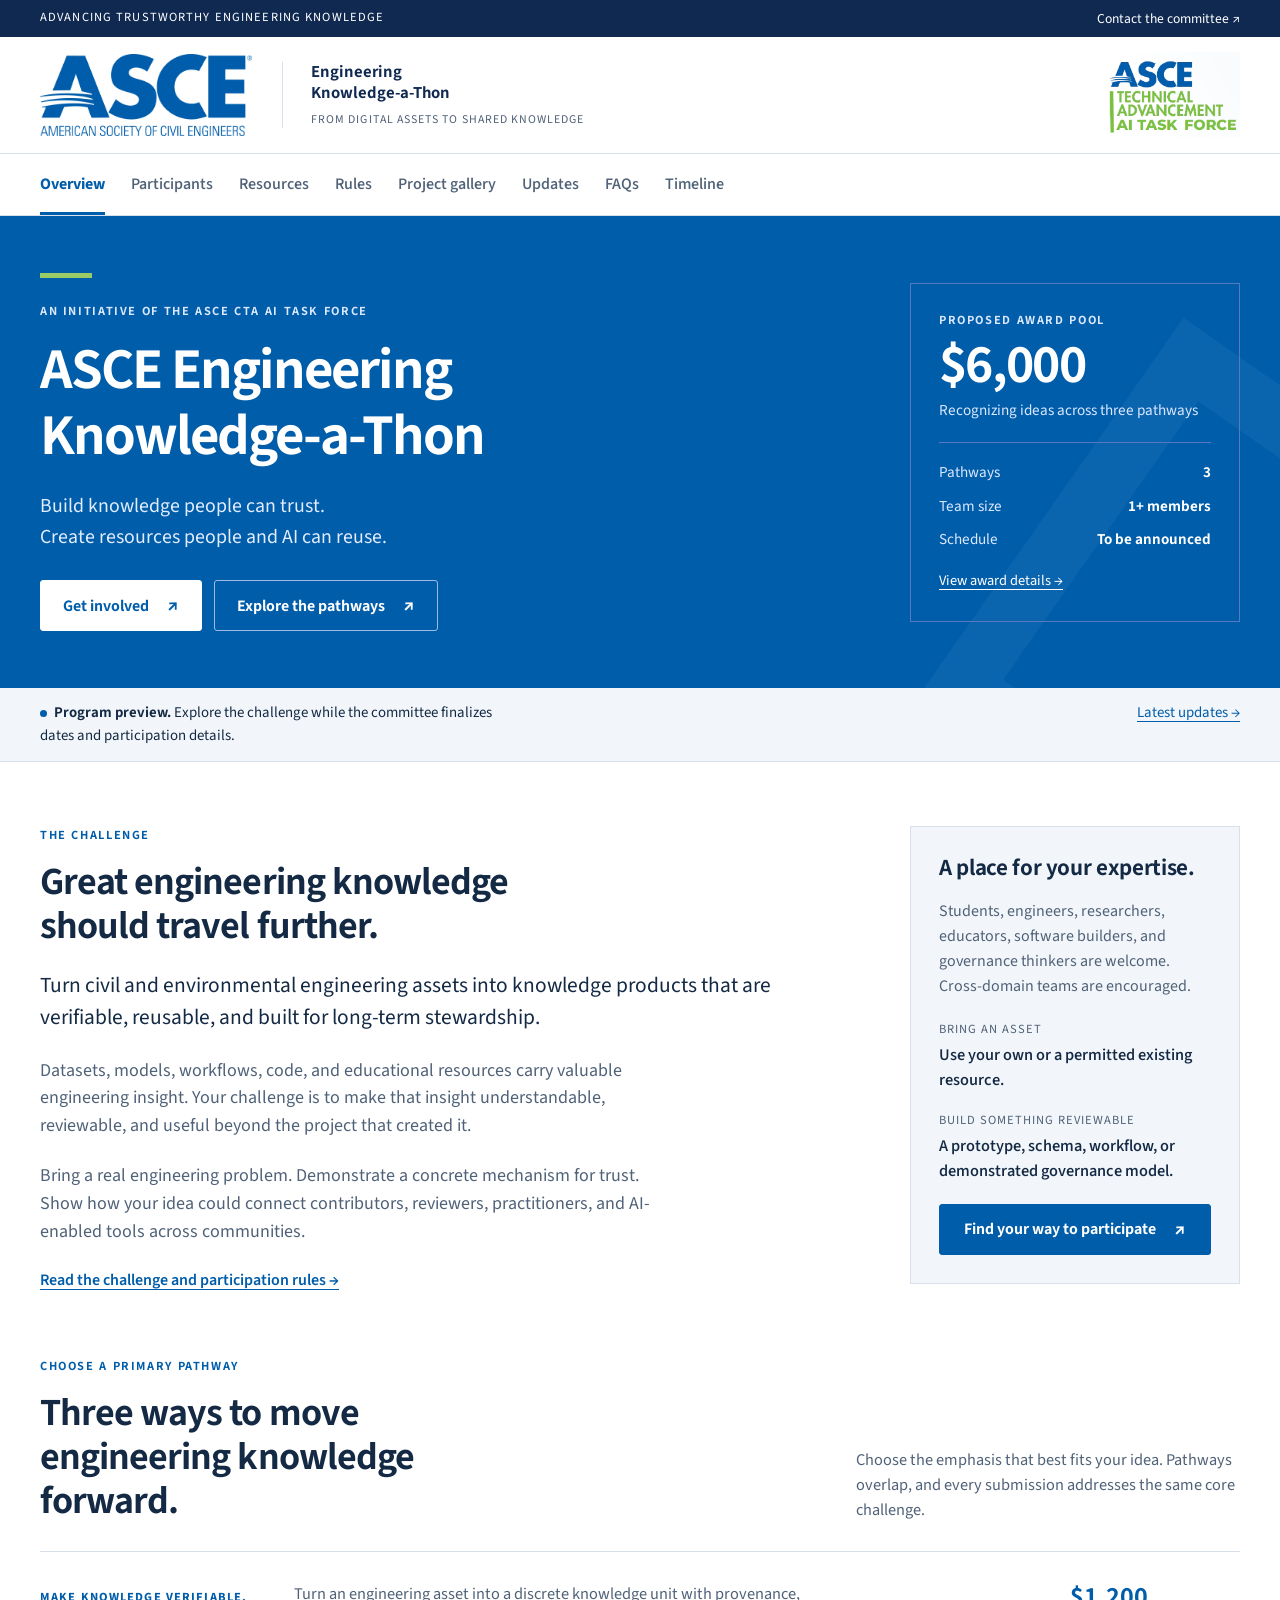
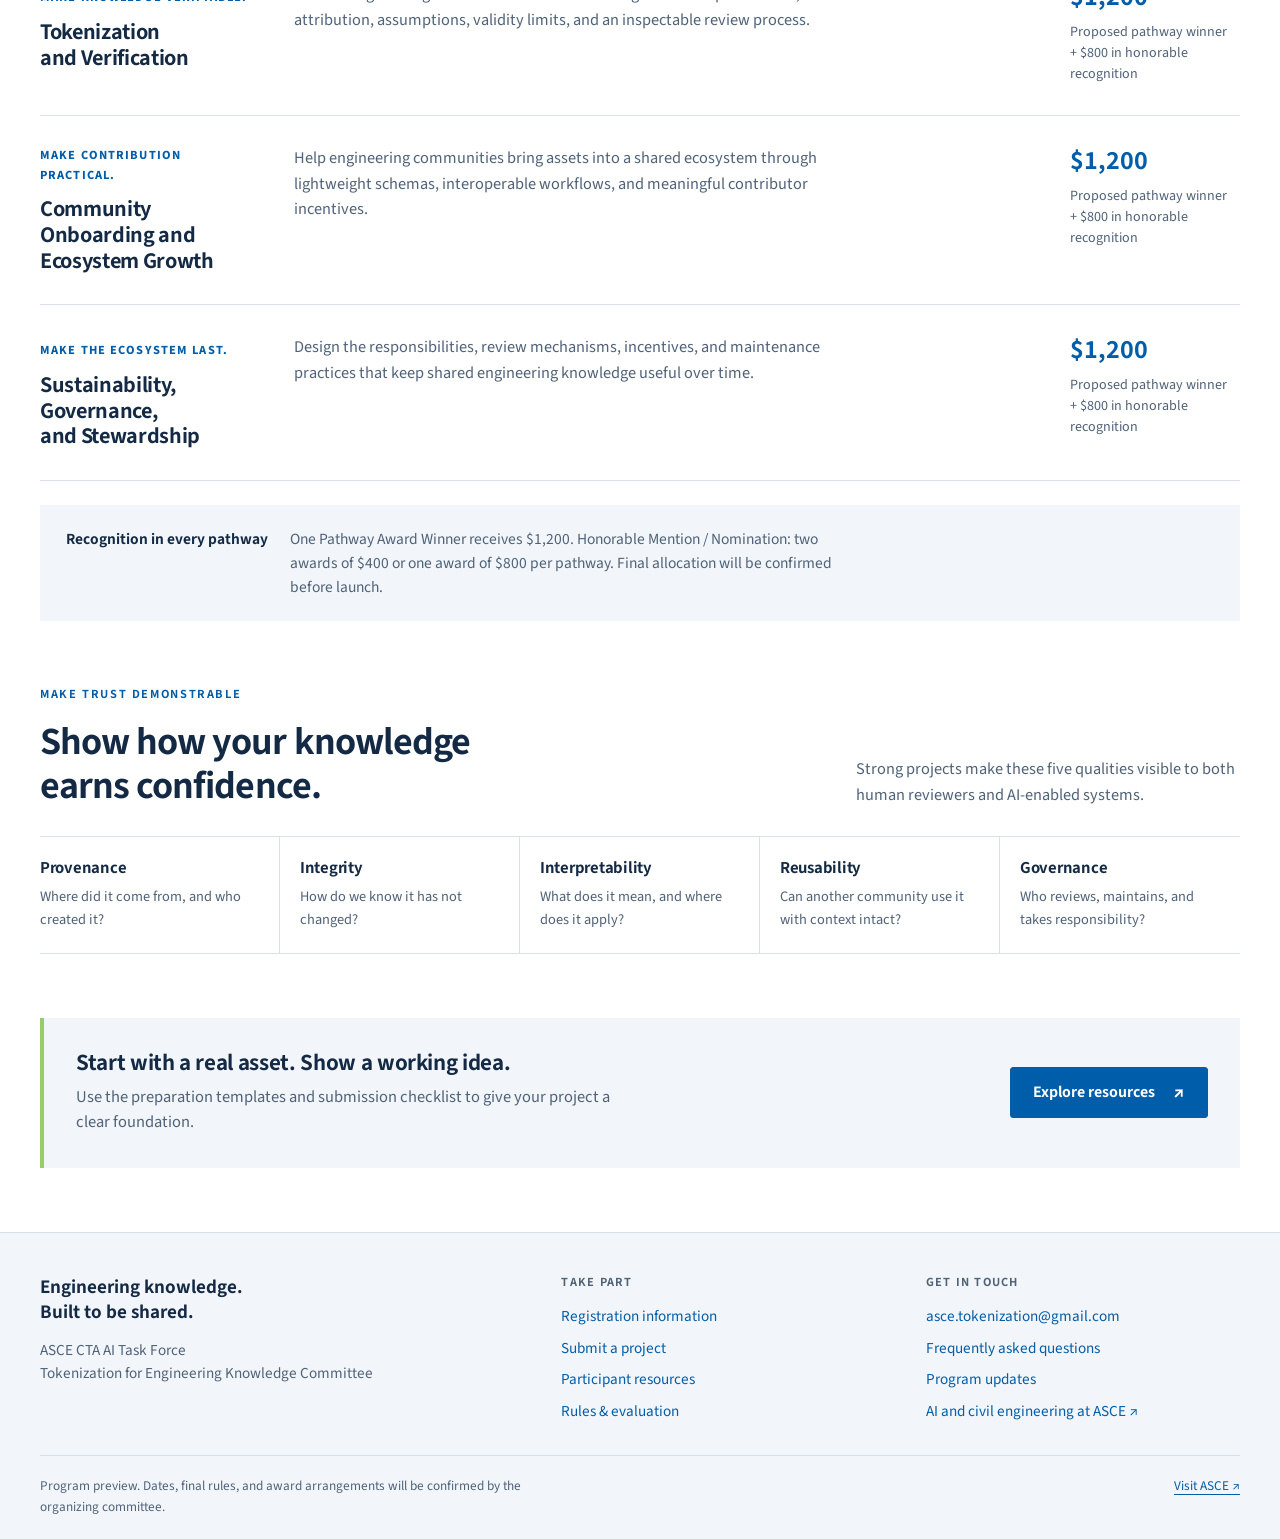
<file: index.html>
<!doctype html>
<html lang="en"><head><meta charset="utf-8"><meta name="viewport" content="width=device-width,initial-scale=1"><meta name="description" content="Turn engineering assets into trustworthy, reusable knowledge. Explore the ASCE Engineering Knowledge-a-Thon, three challenge pathways, and proposed $6,000 awards."><meta name="theme-color" content="#005daa"><title>ASCE Engineering Knowledge-a-Thon</title><link rel="stylesheet" href="assets/css/site.css"><script src="assets/js/config.js" defer></script><script src="assets/js/site.js" defer></script></head>
<body><a class="skip-link" href="#main">Skip to content</a><header><div class="utility"><div class="wrap"><span>Advancing trustworthy engineering knowledge</span><a href="mailto:asce.tokenization@gmail.com">Contact the committee ↗</a></div></div><div class="wrap masthead"><div class="masthead-left"><a href="index.html" aria-label="ASCE Engineering Knowledge-a-Thon home"><img class="asce-logo" src="assets/images/asce-logo.jpg" width="1097" height="424" alt="ASCE, American Society of Civil Engineers"></a><div class="event-wordmark">Engineering<br>Knowledge-a-Thon<small>From digital assets to shared knowledge</small></div></div><img class="taskforce-logo" src="assets/images/ai-task-force.png" width="441" height="272" alt="ASCE Technical Advancement AI Task Force"></div></header>
<nav class="primary-nav" aria-label="Competition pages"><div class="wrap tabs"><a href="index.html" aria-current="page">Overview</a><a href="participants.html">Participants</a><a href="resources.html">Resources</a><a href="rules.html">Rules</a><a href="projects.html">Project gallery</a><a href="updates.html">Updates</a><a href="faqs.html">FAQs</a><a href="timeline.html">Timeline</a></div></nav>
<main id="main"><section class="hero"><div class="wrap"><div><div class="hero-mark" aria-hidden="true"></div><span class="eyebrow">An initiative of the ASCE CTA AI Task Force</span><h1>ASCE Engineering<br>Knowledge-a-Thon</h1><p class="lead">Build knowledge people can trust.<br>Create resources people and AI can reuse.</p><div class="hero-actions"><a class="button light" href="register.html">Get involved<span class="arrow" aria-hidden="true">↗</span></a><a class="button outline" href="index.html#pathways">Explore the pathways<span class="arrow" aria-hidden="true">↗</span></a></div></div><div class="hero-info"><div><span class="eyebrow">Proposed award pool</span><div class="prize-number">$6,000</div><p>Recognizing ideas across three pathways</p></div><div class="hero-facts"><div><span>Pathways</span><strong>3</strong></div><div><span>Team size</span><strong>1+ members</strong></div><div><span>Schedule</span><strong>To be announced</strong></div></div><a href="rules.html#awards">View award details →</a></div></div></section>
<div class="notice-bar"><div class="wrap"><p><span class="status-dot" aria-hidden="true"></span><strong>Program preview.</strong> Explore the challenge while the committee finalizes dates and participation details.</p><a href="updates.html">Latest updates →</a></div></div>
<section class="section wrap two-column"><div class="prose"><div><span class="eyebrow section-label">The challenge</span><h2>Great engineering knowledge<br>should travel further.</h2></div><p class="intro-large">Turn civil and environmental engineering assets into knowledge products that are verifiable, reusable, and built for long-term stewardship.</p><p>Datasets, models, workflows, code, and educational resources carry valuable engineering insight. Your challenge is to make that insight understandable, reviewable, and useful beyond the project that created it.</p><p>Bring a real engineering problem. Demonstrate a concrete mechanism for trust. Show how your idea could connect contributors, reviewers, practitioners, and AI-enabled tools across communities.</p><a class="text-link" href="rules.html">Read the challenge and participation rules →</a></div><aside class="side-card"><h3>A place for your expertise.</h3><p>Students, engineers, researchers, educators, software builders, and governance thinkers are welcome. Cross-domain teams are encouraged.</p><dl class="facts" style="margin-top:22px"><div><dt>Bring an asset</dt><dd>Use your own or a permitted existing resource.</dd></div><div><dt>Build something reviewable</dt><dd>A prototype, schema, workflow, or demonstrated governance model.</dd></div></dl><a class="button " href="participants.html">Find your way to participate<span class="arrow" aria-hidden="true">↗</span></a></aside></section>
<section class="section wrap" id="pathways"><div class="section-heading"><div><span class="eyebrow section-label">Choose a primary pathway</span><h2>Three ways to move<br>engineering knowledge forward.</h2></div><p>Choose the emphasis that best fits your idea. Pathways overlap, and every submission addresses the same core challenge.</p></div><div class="pathways"><article class="pathway"><div><span class="tag">Make knowledge verifiable.</span><h3>Tokenization and Verification</h3></div><p>Turn an engineering asset into a discrete knowledge unit with provenance, attribution, assumptions, validity limits, and an inspectable review process.</p><div class="prize">$1,200<small>Proposed pathway winner<br>+ $800 in honorable recognition</small></div></article><article class="pathway"><div><span class="tag">Make contribution practical.</span><h3>Community Onboarding and Ecosystem Growth</h3></div><p>Help engineering communities bring assets into a shared ecosystem through lightweight schemas, interoperable workflows, and meaningful contributor incentives.</p><div class="prize">$1,200<small>Proposed pathway winner<br>+ $800 in honorable recognition</small></div></article><article class="pathway"><div><span class="tag">Make the ecosystem last.</span><h3>Sustainability, Governance, and Stewardship</h3></div><p>Design the responsibilities, review mechanisms, incentives, and maintenance practices that keep shared engineering knowledge useful over time.</p><div class="prize">$1,200<small>Proposed pathway winner<br>+ $800 in honorable recognition</small></div></article></div><div class="award-note"><strong>Recognition in every pathway</strong><p>One Pathway Award Winner receives $1,200. Honorable Mention / Nomination: two awards of $400 or one award of $800 per pathway. Final allocation will be confirmed before launch.</p></div></section>
<section class="section wrap"><div class="section-heading"><div><span class="eyebrow section-label">Make trust demonstrable</span><h2>Show how your knowledge earns confidence.</h2></div><p>Strong projects make these five qualities visible to both human reviewers and AI-enabled systems.</p></div><div class="trust-strip"><div><h3>Provenance</h3><p>Where did it come from, and who created it?</p></div><div><h3>Integrity</h3><p>How do we know it has not changed?</p></div><div><h3>Interpretability</h3><p>What does it mean, and where does it apply?</p></div><div><h3>Reusability</h3><p>Can another community use it with context intact?</p></div><div><h3>Governance</h3><p>Who reviews, maintains, and takes responsibility?</p></div></div></section>
<section class="section wrap"><div class="callout"><div><h3>Start with a real asset. Show a working idea.</h3><p>Use the preparation templates and submission checklist to give your project a clear foundation.</p></div><a class="button " href="resources.html">Explore resources<span class="arrow" aria-hidden="true">↗</span></a></div></section></main>
<footer class="site-footer"><div class="wrap"><div class="footer-grid"><div><div class="footer-brand">Engineering knowledge.<br>Built to be shared.</div><p>ASCE CTA AI Task Force<br>Tokenization for Engineering Knowledge Committee</p></div><div><h2>Take part</h2><div class="footer-links"><a href="register.html">Registration information</a><a href="submit.html">Submit a project</a><a href="resources.html">Participant resources</a><a href="rules.html">Rules &amp; evaluation</a></div></div><div><h2>Get in touch</h2><div class="footer-links"><a href="mailto:asce.tokenization@gmail.com">asce.tokenization@gmail.com</a><a href="faqs.html">Frequently asked questions</a><a href="updates.html">Program updates</a><a href="https://www.asce.org/topics/ai-and-civil-engineering" target="_blank" rel="noopener noreferrer">AI and civil engineering at ASCE ↗</a></div></div></div><div class="footer-bottom"><p>Program preview. Dates, final rules, and award arrangements will be confirmed by the organizing committee.</p><a href="https://www.asce.org" target="_blank" rel="noopener noreferrer">Visit ASCE ↗</a></div></div></footer></body></html>
</file>
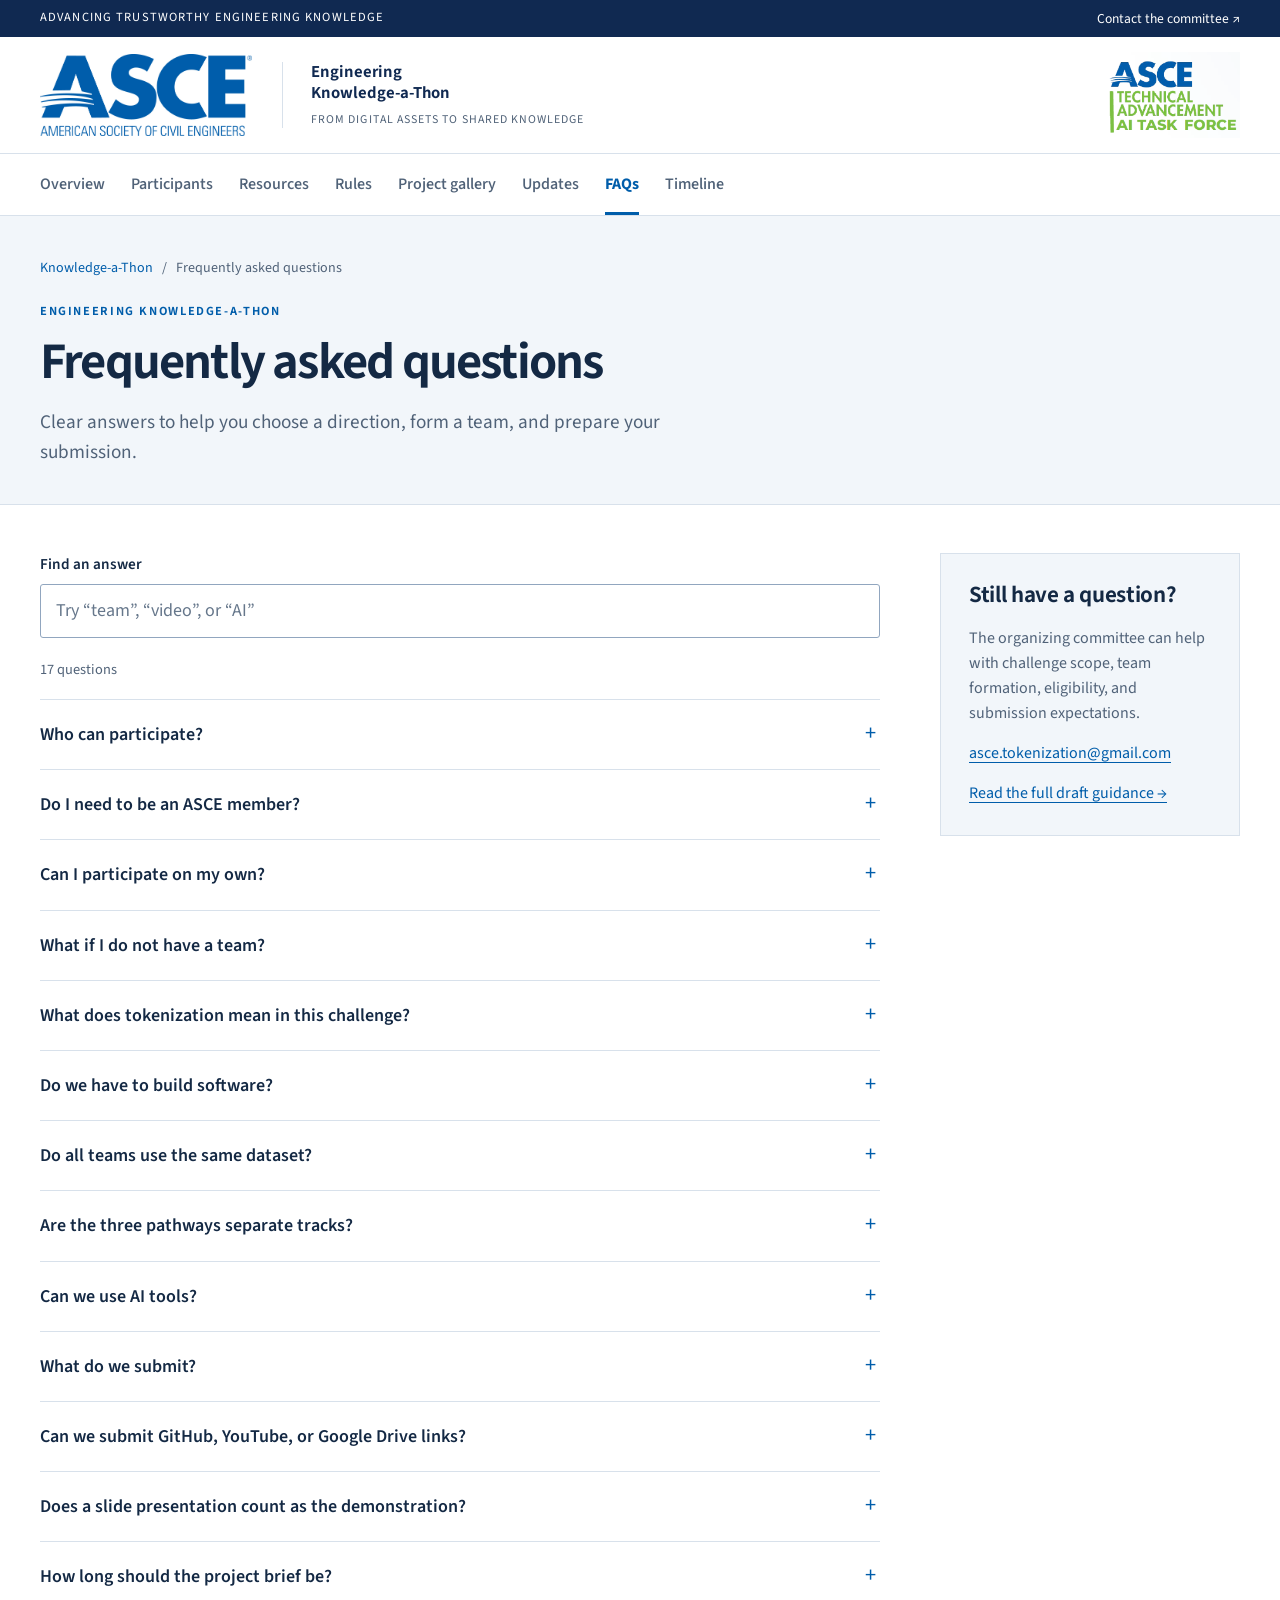
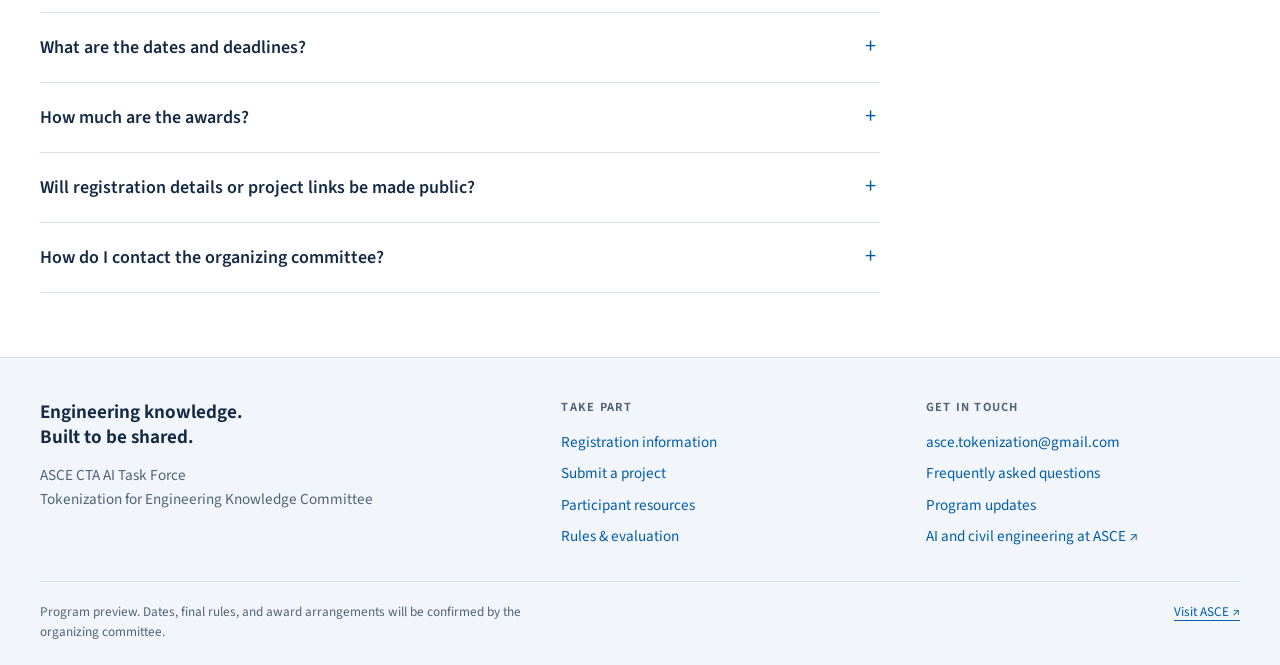
<file: faqs.html>
<!doctype html>
<html lang="en"><head><meta charset="utf-8"><meta name="viewport" content="width=device-width,initial-scale=1"><meta name="description" content="Answers about eligibility, teams, tokenization, AI use, submissions, video requirements, awards, and dates."><meta name="theme-color" content="#005daa"><title>FAQs | ASCE Engineering Knowledge-a-Thon</title><link rel="stylesheet" href="assets/css/site.css"><script src="assets/js/config.js" defer></script><script src="assets/js/site.js" defer></script></head>
<body><a class="skip-link" href="#main">Skip to content</a><header><div class="utility"><div class="wrap"><span>Advancing trustworthy engineering knowledge</span><a href="mailto:asce.tokenization@gmail.com">Contact the committee ↗</a></div></div><div class="wrap masthead"><div class="masthead-left"><a href="index.html" aria-label="ASCE Engineering Knowledge-a-Thon home"><img class="asce-logo" src="assets/images/asce-logo.jpg" width="1097" height="424" alt="ASCE, American Society of Civil Engineers"></a><div class="event-wordmark">Engineering<br>Knowledge-a-Thon<small>From digital assets to shared knowledge</small></div></div><img class="taskforce-logo" src="assets/images/ai-task-force.png" width="441" height="272" alt="ASCE Technical Advancement AI Task Force"></div></header>
<nav class="primary-nav" aria-label="Competition pages"><div class="wrap tabs"><a href="index.html">Overview</a><a href="participants.html">Participants</a><a href="resources.html">Resources</a><a href="rules.html">Rules</a><a href="projects.html">Project gallery</a><a href="updates.html">Updates</a><a href="faqs.html" aria-current="page">FAQs</a><a href="timeline.html">Timeline</a></div></nav>
<main id="main"><div class="page-header"><div class="wrap"><div class="breadcrumb"><a href="index.html">Knowledge-a-Thon</a><span aria-hidden="true">/</span>Frequently asked questions</div><span class="eyebrow">Engineering Knowledge-a-Thon</span><h1>Frequently asked questions</h1><p>Clear answers to help you choose a direction, form a team, and prepare your submission.</p></div></div><div class="wrap page-layout"><div class="content-stack"><section><div class="search-field"><label for="faq-search">Find an answer</label><input id="faq-search" type="search" placeholder="Try “team”, “video”, or “AI”" autocomplete="off"></div><p id="faq-result" class="small" role="status">17 questions</p><div class="faq-list"><details><summary>Who can participate?</summary><div><p>Undergraduate and graduate students, professionals, faculty, researchers, practitioners, and public-sector participants are welcome. Final eligibility details will be confirmed before competition launch.</p></div></details><details><summary>Do I need to be an ASCE member?</summary><div><p>Each team must include at least one ASCE member. The current guidance does not require every team member to belong to ASCE.</p></div></details><details><summary>Can I participate on my own?</summary><div><p>Yes. The current draft allows teams of one or more people, with no formal maximum. A solo participant must meet the team ASCE-membership requirement.</p></div></details><details><summary>What if I do not have a team?</summary><div><p>Indicate that you are looking for teammates during registration. Team-formation support is planned; the committee will announce the confirmed process. The resources page includes a worksheet to help describe your interests and skills.</p></div></details><details><summary>What does tokenization mean in this challenge?</summary><div><p>It means representing an engineering asset as a discrete, reusable, verifiable knowledge unit with context intact. Useful elements can include provenance, metadata, assumptions, validity limits, attribution, and integrity checks. Cryptocurrency or a production blockchain is not required.</p></div></details><details><summary>Do we have to build software?</summary><div><p>No. A concrete, reviewable artifact may be a schema, workflow, knowledge unit, governance design, notebook, software prototype, or another demonstrated mechanism. You must show how it works in practice.</p></div></details><details><summary>Do all teams use the same dataset?</summary><div><p>No. Select, reuse, or construct an engineering asset that fits your civil or environmental engineering problem. You must have the necessary rights and explain source permissions and reuse restrictions.</p></div></details><details><summary>Are the three pathways separate tracks?</summary><div><p>No. Select one primary pathway to clarify your emphasis. Pathways are not mutually exclusive, and every submission must address the core engineering knowledge challenge.</p></div></details><details><summary>Can we use AI tools?</summary><div><p>Yes. Disclose the tools, what they were used for, the parts of your work they affected, and any risks or dependencies. Explain how your team reviewed and validated AI-assisted work. Your team remains responsible for the submission.</p></div></details><details><summary>What do we submit?</summary><div><p>A concise project brief, concrete artifact or prototype, trust and reuse explanation, ecosystem growth statement, AI-use disclosure, licensing / ownership note, and a practical demonstration video of no more than 10 minutes. The submission guide explains link sharing.</p></div></details><details><summary>Can we submit GitHub, YouTube, or Google Drive links?</summary><div><p>Yes. Submit project materials through accessible GitHub repository, YouTube, or Google Drive links. A repository or Drive folder can organize the written material and artifact; a YouTube or Drive video link can provide the demonstration. Reviewers must be able to open every required item.</p></div></details><details><summary>Does a slide presentation count as the demonstration?</summary><div><p>Slides can introduce the context, but the required video must show the artifact, prototype, schema, workflow, notebook, or governance process in actual use. Slides alone are insufficient.</p></div></details><details><summary>How long should the project brief be?</summary><div><p>Keep it concise and complete. Final page-length guidance will be announced by the committee. The editable project brief template provides the expected sections.</p></div></details><details><summary>What are the dates and deadlines?</summary><div><p>Dates are not yet confirmed. The timeline page lists the planned sequence of milestones. Final dates and time zones will be published there and on the updates page.</p></div></details><details><summary>How much are the awards?</summary><div><p>The proposed award pool is $6,000: one $1,200 winner in each pathway, plus either two $400 honorable mentions or one $800 honorable mention / nomination per pathway. Final arrangements will be confirmed before launch.</p></div></details><details><summary>Will registration details or project links be made public?</summary><div><p>Registration data is intended for event administration. Participant profiles and gallery entries should be published only with team permission and committee review. Share only project materials you are authorized to share.</p></div></details><details><summary>How do I contact the organizing committee?</summary><div><p>Email <a href="mailto:asce.tokenization@gmail.com">asce.tokenization@gmail.com</a> with questions about the scope, eligibility, team formation, submissions, or schedule. Common clarifications may be shared with all teams.</p></div></details></div></section></div><aside class="side-card"><h3>Still have a question?</h3><p>The organizing committee can help with challenge scope, team formation, eligibility, and submission expectations.</p><a href="mailto:asce.tokenization@gmail.com">asce.tokenization@gmail.com</a><a href="rules.html">Read the full draft guidance →</a></aside></div></main>
<footer class="site-footer"><div class="wrap"><div class="footer-grid"><div><div class="footer-brand">Engineering knowledge.<br>Built to be shared.</div><p>ASCE CTA AI Task Force<br>Tokenization for Engineering Knowledge Committee</p></div><div><h2>Take part</h2><div class="footer-links"><a href="register.html">Registration information</a><a href="submit.html">Submit a project</a><a href="resources.html">Participant resources</a><a href="rules.html">Rules &amp; evaluation</a></div></div><div><h2>Get in touch</h2><div class="footer-links"><a href="mailto:asce.tokenization@gmail.com">asce.tokenization@gmail.com</a><a href="faqs.html">Frequently asked questions</a><a href="updates.html">Program updates</a><a href="https://www.asce.org/topics/ai-and-civil-engineering" target="_blank" rel="noopener noreferrer">AI and civil engineering at ASCE ↗</a></div></div></div><div class="footer-bottom"><p>Program preview. Dates, final rules, and award arrangements will be confirmed by the organizing committee.</p><a href="https://www.asce.org" target="_blank" rel="noopener noreferrer">Visit ASCE ↗</a></div></div></footer></body></html>
</file>
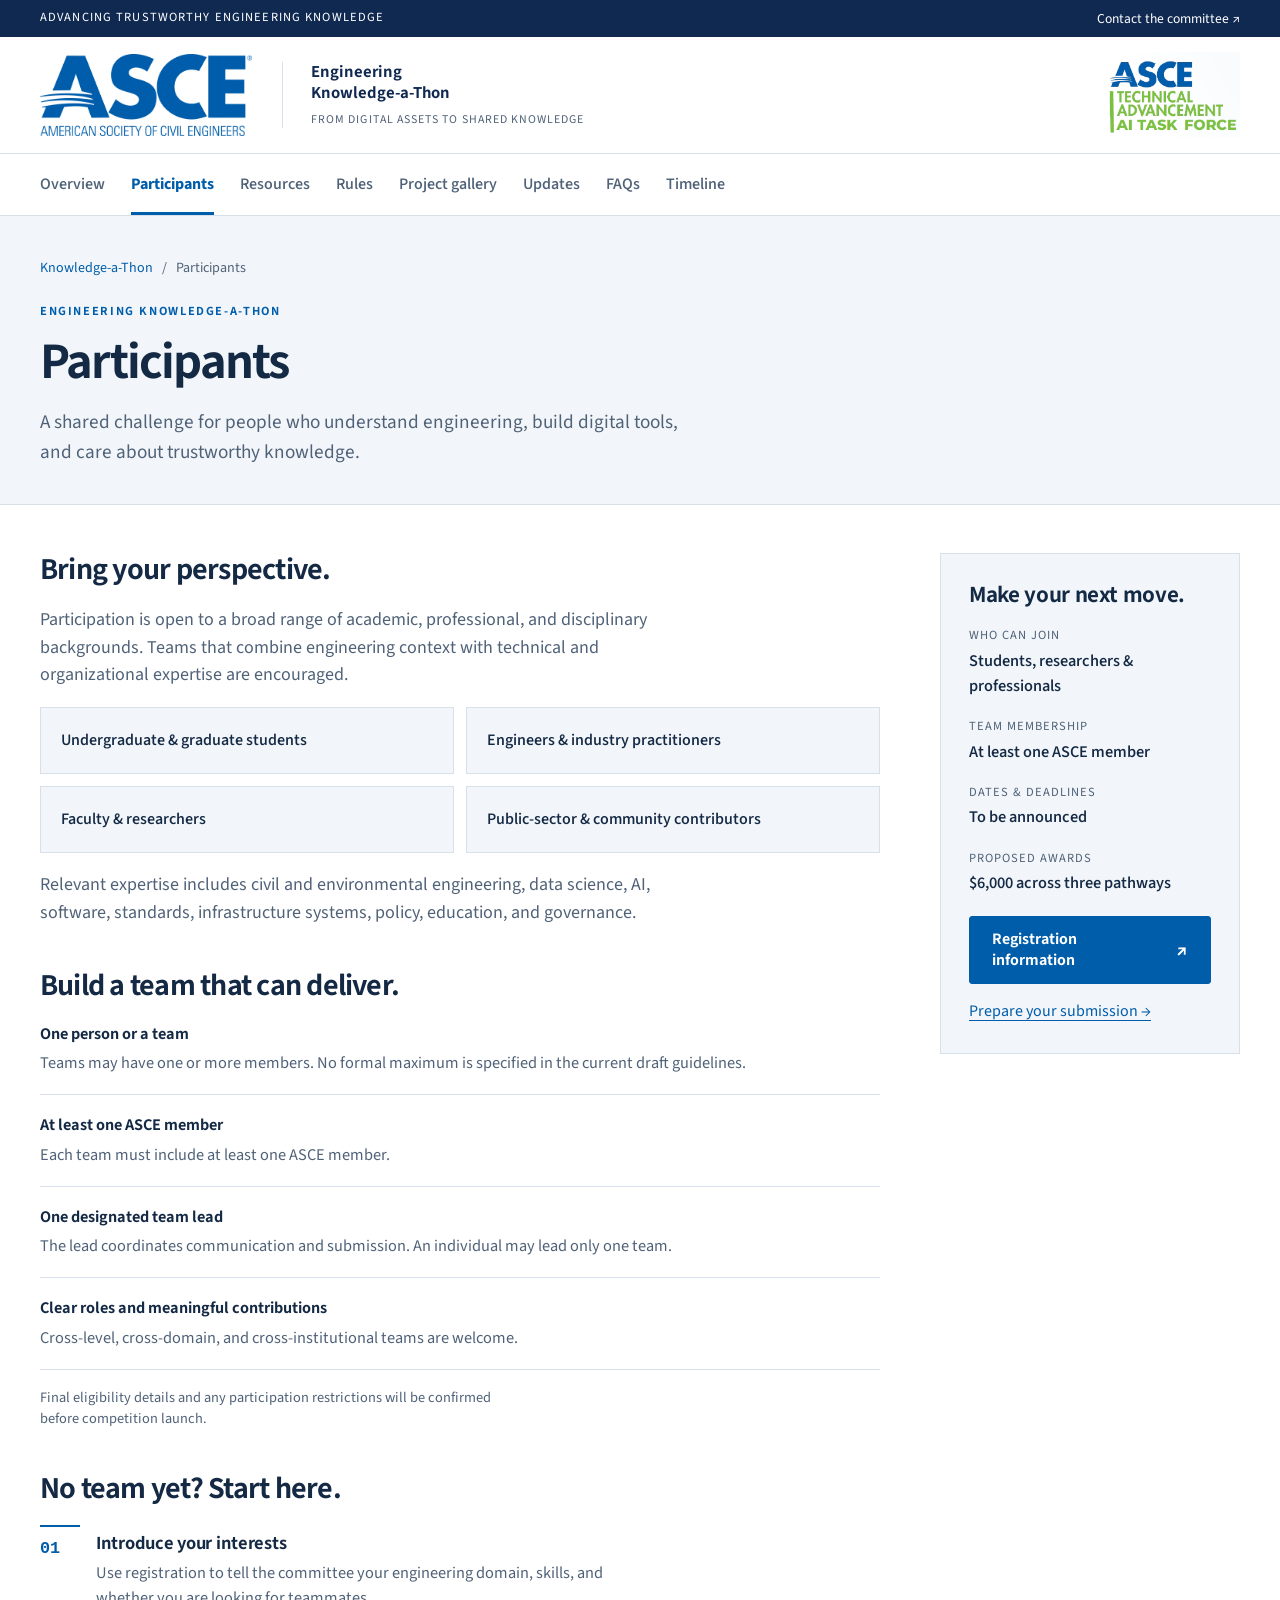
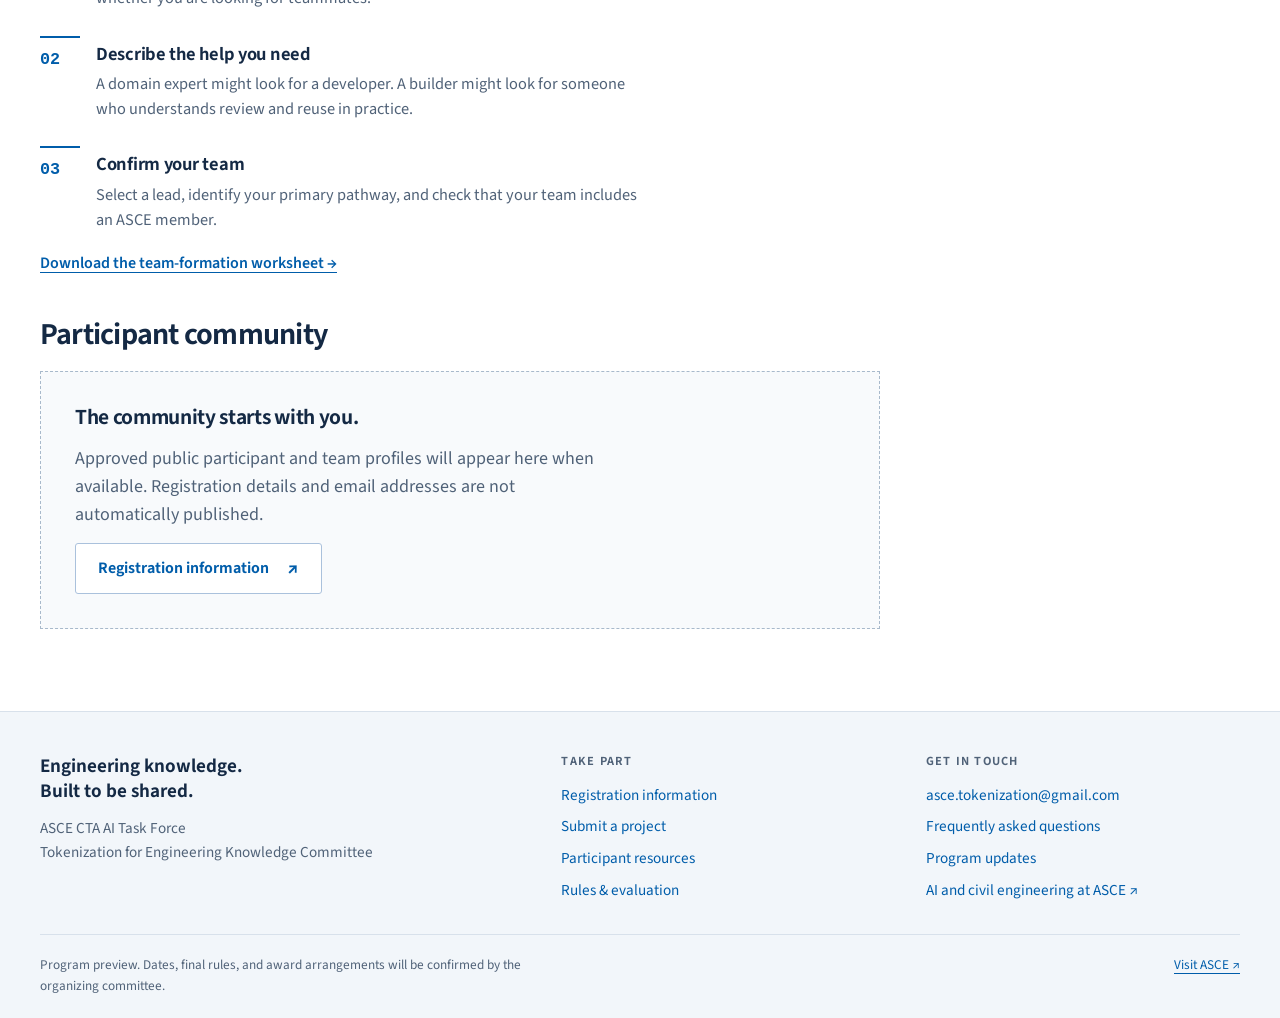
<file: participants.html>
<!doctype html>
<html lang="en"><head><meta charset="utf-8"><meta name="viewport" content="width=device-width,initial-scale=1"><meta name="description" content="Eligibility, ASCE membership, team formation, and participation guidance for the ASCE Engineering Knowledge-a-Thon."><meta name="theme-color" content="#005daa"><title>Participants | ASCE Engineering Knowledge-a-Thon</title><link rel="stylesheet" href="assets/css/site.css"><script src="assets/js/config.js" defer></script><script src="assets/js/site.js" defer></script></head>
<body><a class="skip-link" href="#main">Skip to content</a><header><div class="utility"><div class="wrap"><span>Advancing trustworthy engineering knowledge</span><a href="mailto:asce.tokenization@gmail.com">Contact the committee ↗</a></div></div><div class="wrap masthead"><div class="masthead-left"><a href="index.html" aria-label="ASCE Engineering Knowledge-a-Thon home"><img class="asce-logo" src="assets/images/asce-logo.jpg" width="1097" height="424" alt="ASCE, American Society of Civil Engineers"></a><div class="event-wordmark">Engineering<br>Knowledge-a-Thon<small>From digital assets to shared knowledge</small></div></div><img class="taskforce-logo" src="assets/images/ai-task-force.png" width="441" height="272" alt="ASCE Technical Advancement AI Task Force"></div></header>
<nav class="primary-nav" aria-label="Competition pages"><div class="wrap tabs"><a href="index.html">Overview</a><a href="participants.html" aria-current="page">Participants</a><a href="resources.html">Resources</a><a href="rules.html">Rules</a><a href="projects.html">Project gallery</a><a href="updates.html">Updates</a><a href="faqs.html">FAQs</a><a href="timeline.html">Timeline</a></div></nav>
<main id="main"><div class="page-header"><div class="wrap"><div class="breadcrumb"><a href="index.html">Knowledge-a-Thon</a><span aria-hidden="true">/</span>Participants</div><span class="eyebrow">Engineering Knowledge-a-Thon</span><h1>Participants</h1><p>A shared challenge for people who understand engineering, build digital tools, and care about trustworthy knowledge.</p></div></div><div class="wrap page-layout"><div class="content-stack">
<section><h2>Bring your perspective.</h2><p>Participation is open to a broad range of academic, professional, and disciplinary backgrounds. Teams that combine engineering context with technical and organizational expertise are encouraged.</p><div class="participant-types"><div class="participant-type">Undergraduate &amp; graduate students</div><div class="participant-type">Engineers &amp; industry practitioners</div><div class="participant-type">Faculty &amp; researchers</div><div class="participant-type">Public-sector &amp; community contributors</div></div><p>Relevant expertise includes civil and environmental engineering, data science, AI, software, standards, infrastructure systems, policy, education, and governance.</p></section>
<section><h2>Build a team that can deliver.</h2><ul class="rule-list"><li><strong>One person or a team</strong>Teams may have one or more members. No formal maximum is specified in the current draft guidelines.</li><li><strong>At least one ASCE member</strong>Each team must include at least one ASCE member.</li><li><strong>One designated team lead</strong>The lead coordinates communication and submission. An individual may lead only one team.</li><li><strong>Clear roles and meaningful contributions</strong>Cross-level, cross-domain, and cross-institutional teams are welcome.</li></ul><p class="small">Final eligibility details and any participation restrictions will be confirmed before competition launch.</p></section>
<section><h2>No team yet? Start here.</h2><ol class="steps"><li><div><h3>Introduce your interests</h3><p>Use registration to tell the committee your engineering domain, skills, and whether you are looking for teammates.</p></div></li><li><div><h3>Describe the help you need</h3><p>A domain expert might look for a developer. A builder might look for someone who understands review and reuse in practice.</p></div></li><li><div><h3>Confirm your team</h3><p>Select a lead, identify your primary pathway, and check that your team includes an ASCE member.</p></div></li></ol><a class="text-link" href="assets/downloads/team-formation-worksheet.csv" download>Download the team-formation worksheet →</a></section>
<section><h2>Participant community</h2><div id="participants-empty" class="empty-state"><h3>The community starts with you.</h3><p>Approved public participant and team profiles will appear here when available. Registration details and email addresses are not automatically published.</p><a class="button secondary" href="register.html">Registration information<span class="arrow" aria-hidden="true">↗</span></a></div><div id="participant-list" class="project-grid"></div></section></div><aside class="side-card" aria-label="Event at a glance"><h3>Make your next move.</h3><dl class="facts"><div><dt>Who can join</dt><dd>Students, researchers &amp; professionals</dd></div><div><dt>Team membership</dt><dd>At least one ASCE member</dd></div><div><dt>Dates &amp; deadlines</dt><dd>To be announced</dd></div><div><dt>Proposed awards</dt><dd>$6,000 across three pathways</dd></div></dl><a class="button " href="register.html">Registration information<span class="arrow" aria-hidden="true">↗</span></a><a href="submit.html">Prepare your submission →</a></aside></div></main>
<footer class="site-footer"><div class="wrap"><div class="footer-grid"><div><div class="footer-brand">Engineering knowledge.<br>Built to be shared.</div><p>ASCE CTA AI Task Force<br>Tokenization for Engineering Knowledge Committee</p></div><div><h2>Take part</h2><div class="footer-links"><a href="register.html">Registration information</a><a href="submit.html">Submit a project</a><a href="resources.html">Participant resources</a><a href="rules.html">Rules &amp; evaluation</a></div></div><div><h2>Get in touch</h2><div class="footer-links"><a href="mailto:asce.tokenization@gmail.com">asce.tokenization@gmail.com</a><a href="faqs.html">Frequently asked questions</a><a href="updates.html">Program updates</a><a href="https://www.asce.org/topics/ai-and-civil-engineering" target="_blank" rel="noopener noreferrer">AI and civil engineering at ASCE ↗</a></div></div></div><div class="footer-bottom"><p>Program preview. Dates, final rules, and award arrangements will be confirmed by the organizing committee.</p><a href="https://www.asce.org" target="_blank" rel="noopener noreferrer">Visit ASCE ↗</a></div></div></footer></body></html>
</file>
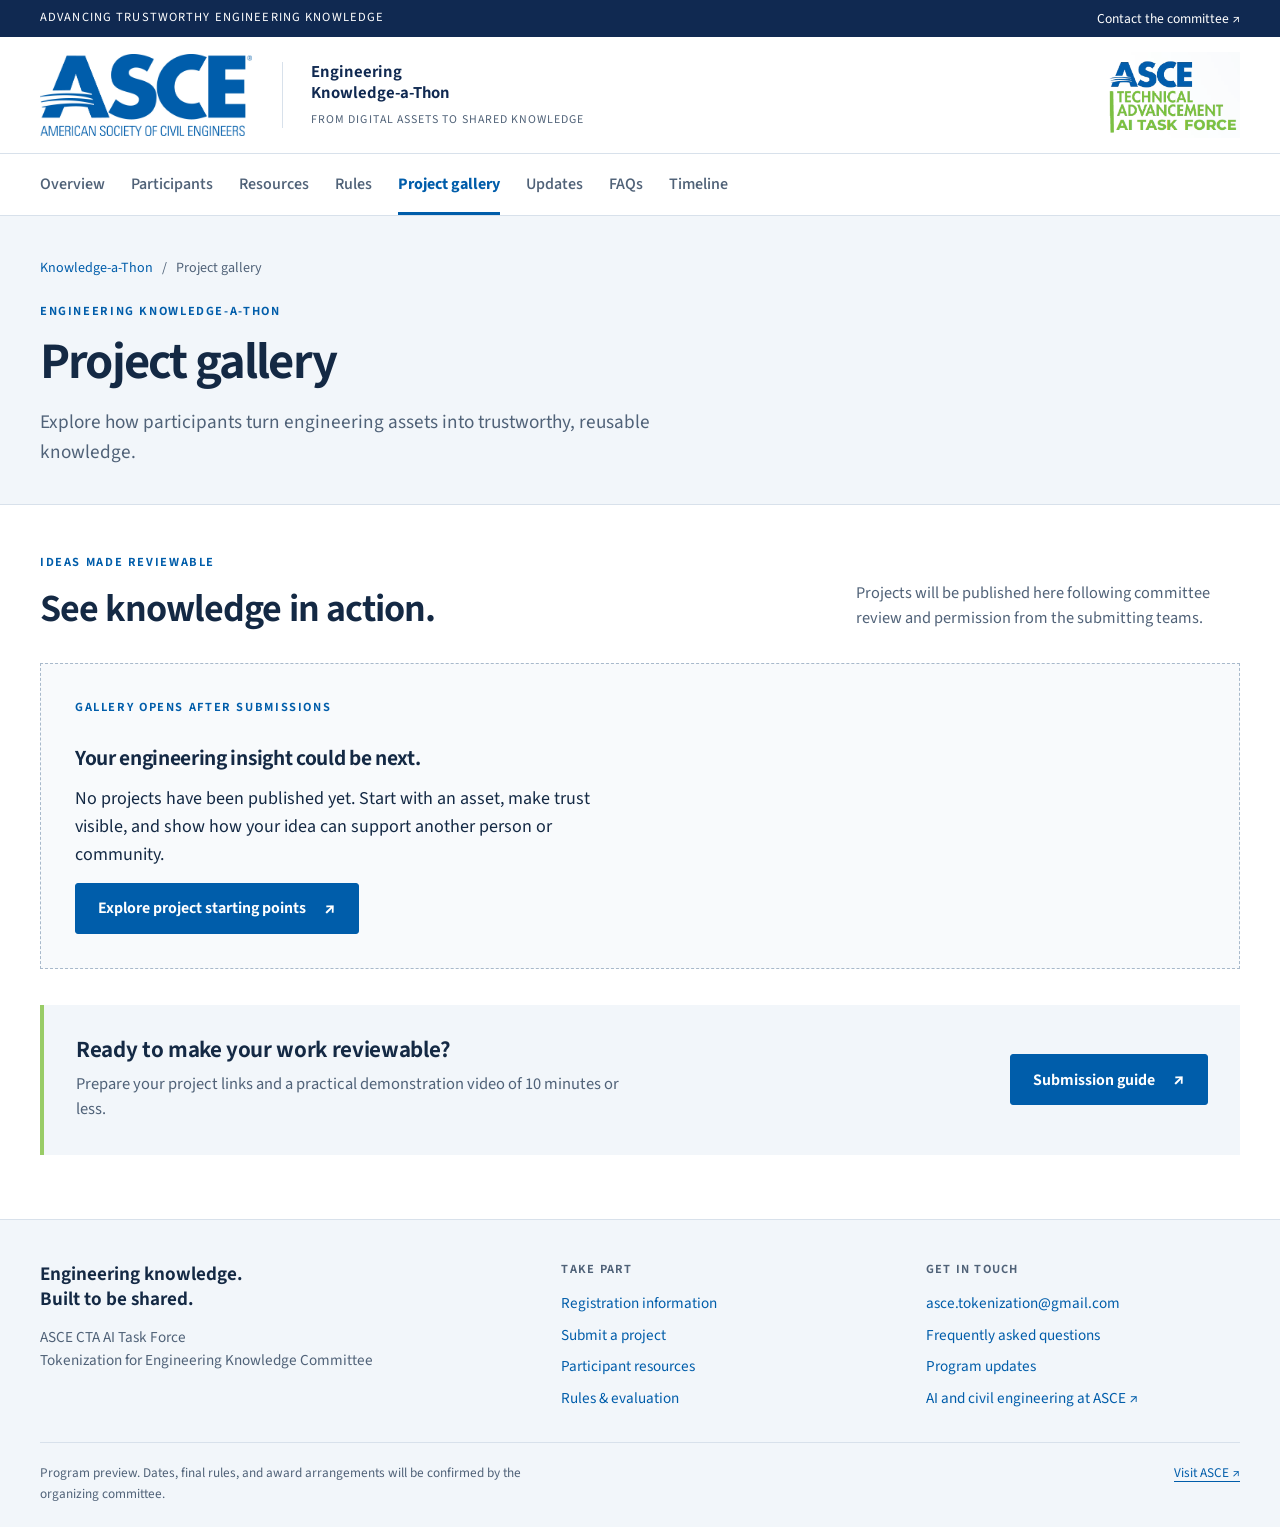
<file: projects.html>
<!doctype html>
<html lang="en"><head><meta charset="utf-8"><meta name="viewport" content="width=device-width,initial-scale=1"><meta name="description" content="Explore approved ASCE Engineering Knowledge-a-Thon project submissions as they become available."><meta name="theme-color" content="#005daa"><title>Project gallery | ASCE Engineering Knowledge-a-Thon</title><link rel="stylesheet" href="assets/css/site.css"><script src="assets/js/config.js" defer></script><script src="assets/js/site.js" defer></script></head>
<body><a class="skip-link" href="#main">Skip to content</a><header><div class="utility"><div class="wrap"><span>Advancing trustworthy engineering knowledge</span><a href="mailto:asce.tokenization@gmail.com">Contact the committee ↗</a></div></div><div class="wrap masthead"><div class="masthead-left"><a href="index.html" aria-label="ASCE Engineering Knowledge-a-Thon home"><img class="asce-logo" src="assets/images/asce-logo.jpg" width="1097" height="424" alt="ASCE, American Society of Civil Engineers"></a><div class="event-wordmark">Engineering<br>Knowledge-a-Thon<small>From digital assets to shared knowledge</small></div></div><img class="taskforce-logo" src="assets/images/ai-task-force.png" width="441" height="272" alt="ASCE Technical Advancement AI Task Force"></div></header>
<nav class="primary-nav" aria-label="Competition pages"><div class="wrap tabs"><a href="index.html">Overview</a><a href="participants.html">Participants</a><a href="resources.html">Resources</a><a href="rules.html">Rules</a><a href="projects.html" aria-current="page">Project gallery</a><a href="updates.html">Updates</a><a href="faqs.html">FAQs</a><a href="timeline.html">Timeline</a></div></nav>
<main id="main"><div class="page-header"><div class="wrap"><div class="breadcrumb"><a href="index.html">Knowledge-a-Thon</a><span aria-hidden="true">/</span>Project gallery</div><span class="eyebrow">Engineering Knowledge-a-Thon</span><h1>Project gallery</h1><p>Explore how participants turn engineering assets into trustworthy, reusable knowledge.</p></div></div><div class="wrap full-section"><div class="section-heading"><div><span class="eyebrow section-label">Ideas made reviewable</span><h2>See knowledge in action.</h2></div><p>Projects will be published here following committee review and permission from the submitting teams.</p></div><div class="filter-bar" id="gallery-filters" hidden><div><label for="pathway-filter">Filter by primary pathway</label><select id="pathway-filter"><option value="">All pathways</option><option value="Tokenization and Verification">Tokenization and Verification</option><option value="Community Onboarding and Ecosystem Growth">Community Onboarding and Ecosystem Growth</option><option value="Sustainability, Governance, and Stewardship">Sustainability, Governance, and Stewardship</option></select></div><p id="project-count" role="status"></p></div><div id="gallery-empty" class="empty-state"><span class="eyebrow section-label">Gallery opens after submissions</span><h3>Your engineering insight could be next.</h3><p>No projects have been published yet. Start with an asset, make trust visible, and show how your idea can support another person or community.</p><a class="button " href="resources.html">Explore project starting points<span class="arrow" aria-hidden="true">↗</span></a></div><div id="project-list" class="project-grid"></div><p id="gallery-no-match" class="no-results" hidden>No published projects match this pathway yet. Choose another pathway or view all projects.</p><noscript><p class="inline-note">Enable JavaScript to view any newly added project listings. Core event information and preparation guides remain available.</p></noscript><div class="callout" style="margin-top:36px"><div><h3>Ready to make your work reviewable?</h3><p>Prepare your project links and a practical demonstration video of 10 minutes or less.</p></div><a class="button " href="submit.html">Submission guide<span class="arrow" aria-hidden="true">↗</span></a></div></div></main>
<footer class="site-footer"><div class="wrap"><div class="footer-grid"><div><div class="footer-brand">Engineering knowledge.<br>Built to be shared.</div><p>ASCE CTA AI Task Force<br>Tokenization for Engineering Knowledge Committee</p></div><div><h2>Take part</h2><div class="footer-links"><a href="register.html">Registration information</a><a href="submit.html">Submit a project</a><a href="resources.html">Participant resources</a><a href="rules.html">Rules &amp; evaluation</a></div></div><div><h2>Get in touch</h2><div class="footer-links"><a href="mailto:asce.tokenization@gmail.com">asce.tokenization@gmail.com</a><a href="faqs.html">Frequently asked questions</a><a href="updates.html">Program updates</a><a href="https://www.asce.org/topics/ai-and-civil-engineering" target="_blank" rel="noopener noreferrer">AI and civil engineering at ASCE ↗</a></div></div></div><div class="footer-bottom"><p>Program preview. Dates, final rules, and award arrangements will be confirmed by the organizing committee.</p><a href="https://www.asce.org" target="_blank" rel="noopener noreferrer">Visit ASCE ↗</a></div></div></footer></body></html>
</file>
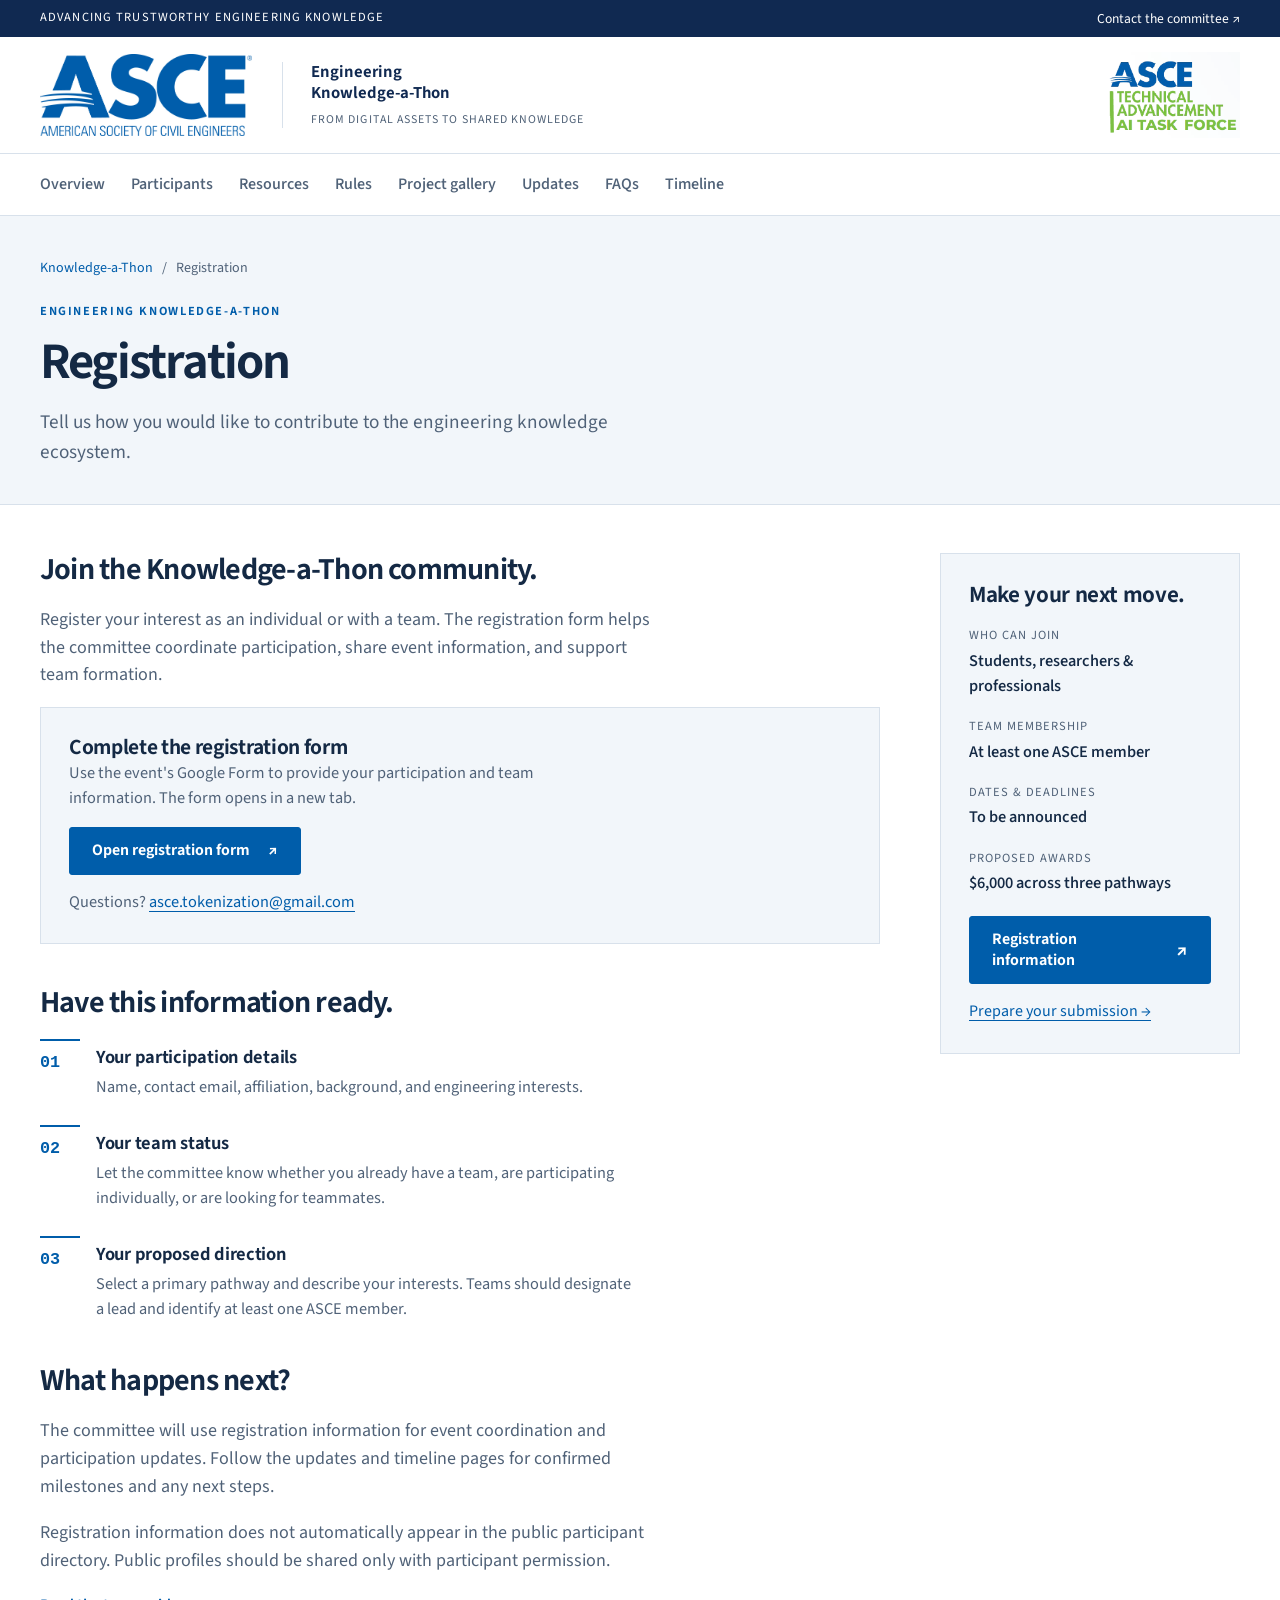
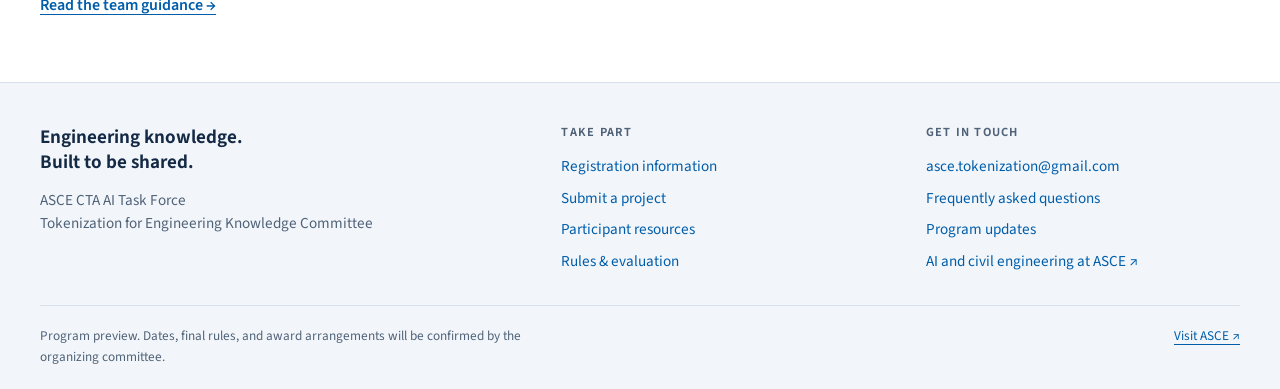
<file: register.html>
<!doctype html>
<html lang="en"><head><meta charset="utf-8"><meta name="viewport" content="width=device-width,initial-scale=1"><meta name="description" content="Register for the ASCE Engineering Knowledge-a-Thon and connect with the organizing committee."><meta name="theme-color" content="#005daa"><title>Registration | ASCE Engineering Knowledge-a-Thon</title><link rel="stylesheet" href="assets/css/site.css"><script src="assets/js/config.js" defer></script><script src="assets/js/site.js" defer></script></head>
<body><a class="skip-link" href="#main">Skip to content</a><header><div class="utility"><div class="wrap"><span>Advancing trustworthy engineering knowledge</span><a href="mailto:asce.tokenization@gmail.com">Contact the committee ↗</a></div></div><div class="wrap masthead"><div class="masthead-left"><a href="index.html" aria-label="ASCE Engineering Knowledge-a-Thon home"><img class="asce-logo" src="assets/images/asce-logo.jpg" width="1097" height="424" alt="ASCE, American Society of Civil Engineers"></a><div class="event-wordmark">Engineering<br>Knowledge-a-Thon<small>From digital assets to shared knowledge</small></div></div><img class="taskforce-logo" src="assets/images/ai-task-force.png" width="441" height="272" alt="ASCE Technical Advancement AI Task Force"></div></header>
<nav class="primary-nav" aria-label="Competition pages"><div class="wrap tabs"><a href="index.html">Overview</a><a href="participants.html">Participants</a><a href="resources.html">Resources</a><a href="rules.html">Rules</a><a href="projects.html">Project gallery</a><a href="updates.html">Updates</a><a href="faqs.html">FAQs</a><a href="timeline.html">Timeline</a></div></nav>
<main id="main"><div class="page-header"><div class="wrap"><div class="breadcrumb"><a href="index.html">Knowledge-a-Thon</a><span aria-hidden="true">/</span>Registration</div><span class="eyebrow">Engineering Knowledge-a-Thon</span><h1>Registration</h1><p>Tell us how you would like to contribute to the engineering knowledge ecosystem.</p></div></div><div class="wrap page-layout"><div class="content-stack">
<section><h2>Join the Knowledge-a-Thon community.</h2><p>Register your interest as an individual or with a team. The registration form helps the committee coordinate participation, share event information, and support team formation.</p><div class="form-panel"><div data-registration-ready><h3>Complete the registration form</h3><p>Use the event's Google Form to provide your participation and team information. The form opens in a new tab.</p></div><a class="button" data-registration-link href="https://docs.google.com/forms/d/e/1FAIpQLScQpyd6pyuBRxxfMBrZZCL-WFXvioluGoeiAYwHpKtMCgS8sg/viewform" target="_blank" rel="noopener noreferrer">Open registration form <span aria-hidden="true">↗</span></a><p>Questions? <a href="mailto:asce.tokenization@gmail.com">asce.tokenization@gmail.com</a></p></div></section>
<section><h2>Have this information ready.</h2><ol class="steps"><li><div><h3>Your participation details</h3><p>Name, contact email, affiliation, background, and engineering interests.</p></div></li><li><div><h3>Your team status</h3><p>Let the committee know whether you already have a team, are participating individually, or are looking for teammates.</p></div></li><li><div><h3>Your proposed direction</h3><p>Select a primary pathway and describe your interests. Teams should designate a lead and identify at least one ASCE member.</p></div></li></ol></section>
<section><h2>What happens next?</h2><p>The committee will use registration information for event coordination and participation updates. Follow the updates and timeline pages for confirmed milestones and any next steps.</p><p>Registration information does not automatically appear in the public participant directory. Public profiles should be shared only with participant permission.</p><a class="text-link" href="participants.html">Read the team guidance →</a></section></div><aside class="side-card" aria-label="Event at a glance"><h3>Make your next move.</h3><dl class="facts"><div><dt>Who can join</dt><dd>Students, researchers &amp; professionals</dd></div><div><dt>Team membership</dt><dd>At least one ASCE member</dd></div><div><dt>Dates &amp; deadlines</dt><dd>To be announced</dd></div><div><dt>Proposed awards</dt><dd>$6,000 across three pathways</dd></div></dl><a class="button " href="register.html">Registration information<span class="arrow" aria-hidden="true">↗</span></a><a href="submit.html">Prepare your submission →</a></aside></div></main>
<footer class="site-footer"><div class="wrap"><div class="footer-grid"><div><div class="footer-brand">Engineering knowledge.<br>Built to be shared.</div><p>ASCE CTA AI Task Force<br>Tokenization for Engineering Knowledge Committee</p></div><div><h2>Take part</h2><div class="footer-links"><a href="register.html">Registration information</a><a href="submit.html">Submit a project</a><a href="resources.html">Participant resources</a><a href="rules.html">Rules &amp; evaluation</a></div></div><div><h2>Get in touch</h2><div class="footer-links"><a href="mailto:asce.tokenization@gmail.com">asce.tokenization@gmail.com</a><a href="faqs.html">Frequently asked questions</a><a href="updates.html">Program updates</a><a href="https://www.asce.org/topics/ai-and-civil-engineering" target="_blank" rel="noopener noreferrer">AI and civil engineering at ASCE ↗</a></div></div></div><div class="footer-bottom"><p>Program preview. Dates, final rules, and award arrangements will be confirmed by the organizing committee.</p><a href="https://www.asce.org" target="_blank" rel="noopener noreferrer">Visit ASCE ↗</a></div></div></footer></body></html>
</file>
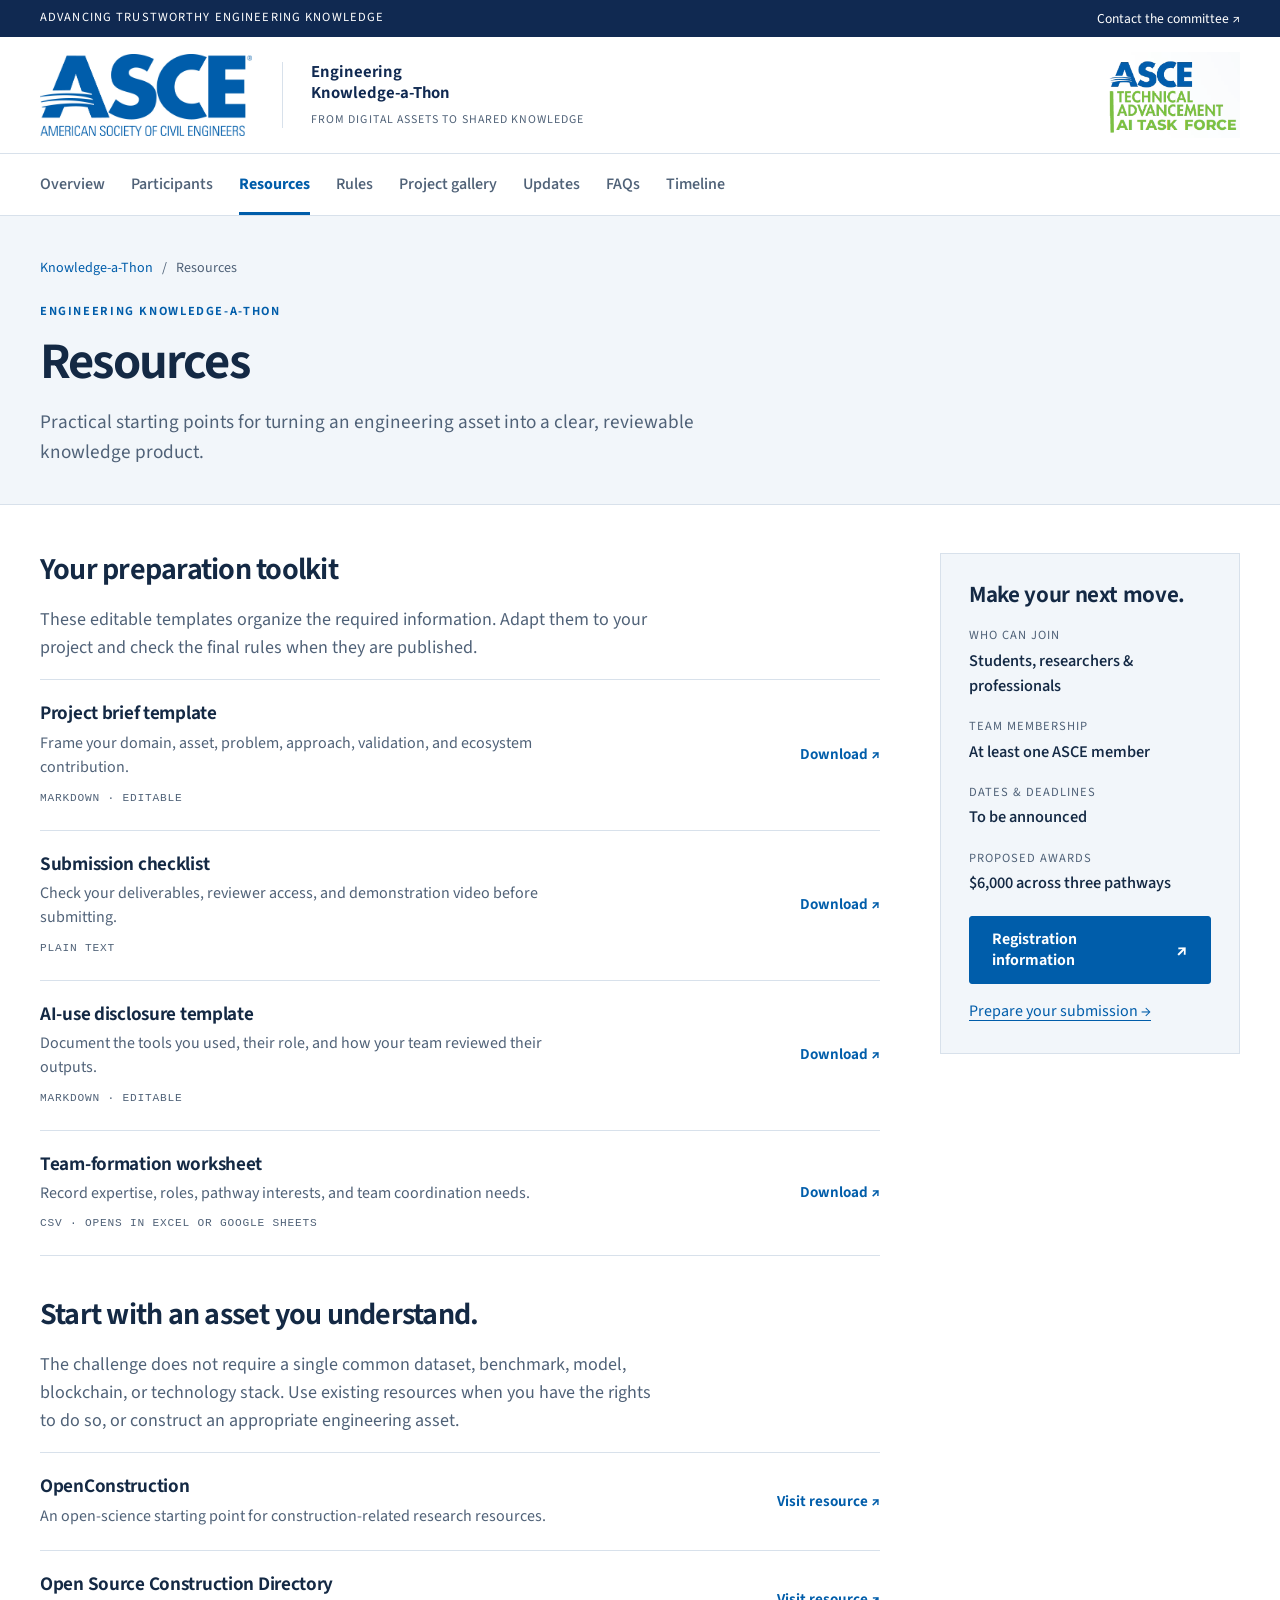
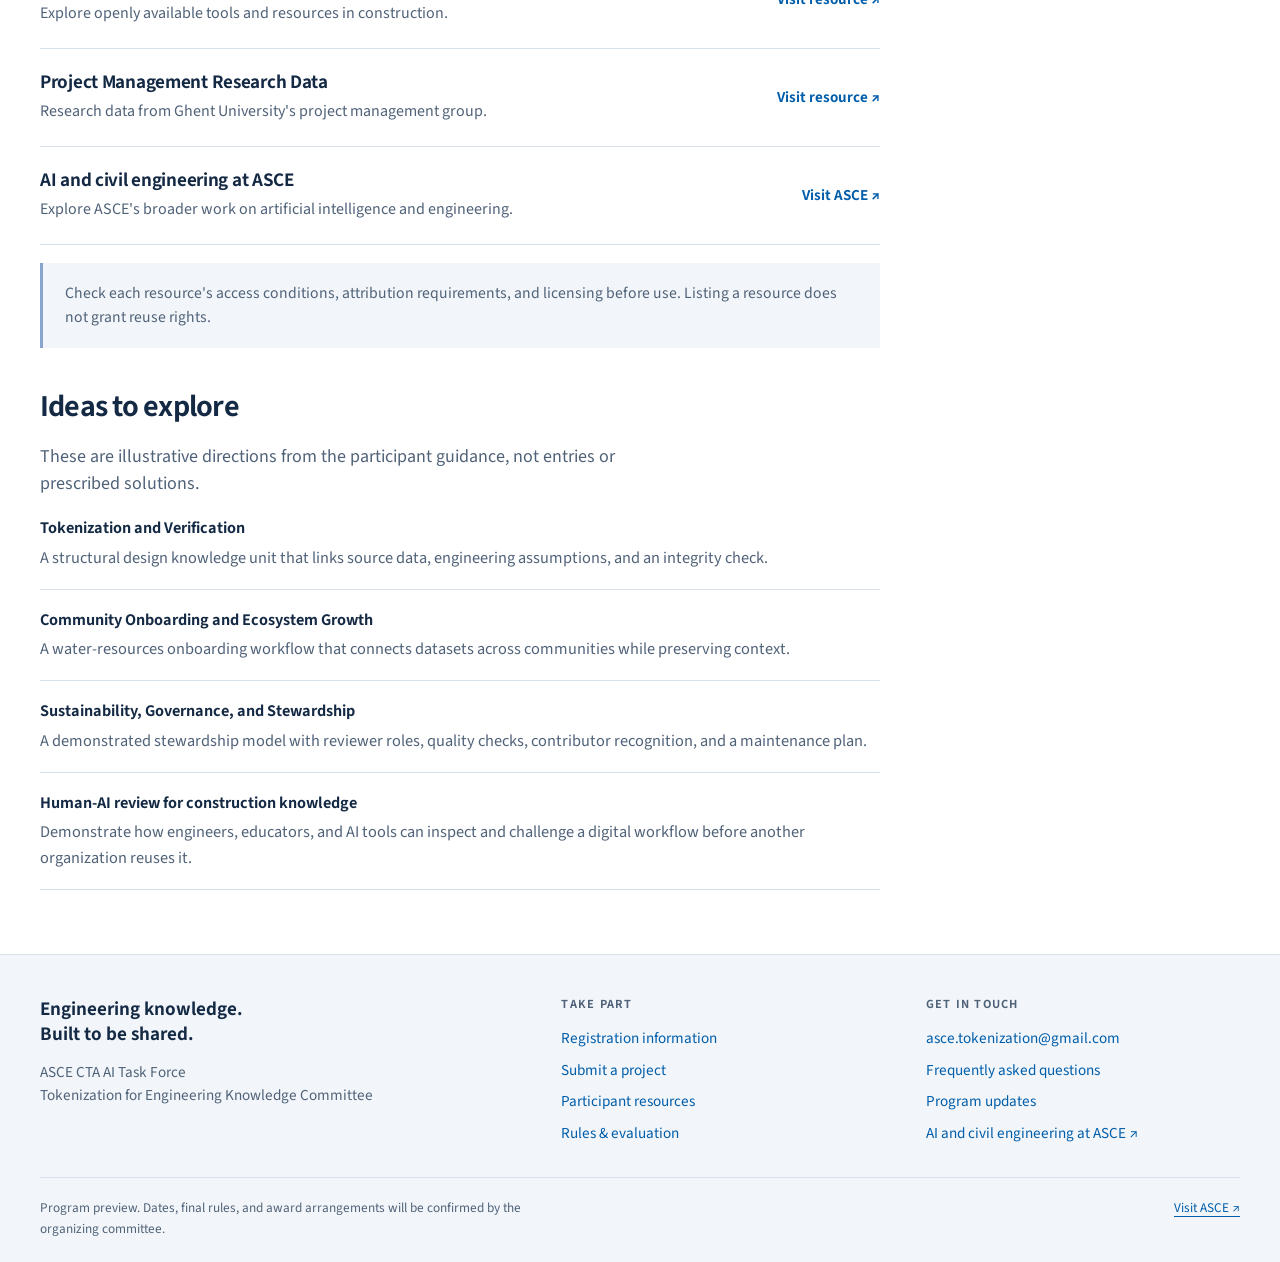
<file: resources.html>
<!doctype html>
<html lang="en"><head><meta charset="utf-8"><meta name="viewport" content="width=device-width,initial-scale=1"><meta name="description" content="Download project templates and explore engineering resources for the ASCE Engineering Knowledge-a-Thon."><meta name="theme-color" content="#005daa"><title>Resources | ASCE Engineering Knowledge-a-Thon</title><link rel="stylesheet" href="assets/css/site.css"><script src="assets/js/config.js" defer></script><script src="assets/js/site.js" defer></script></head>
<body><a class="skip-link" href="#main">Skip to content</a><header><div class="utility"><div class="wrap"><span>Advancing trustworthy engineering knowledge</span><a href="mailto:asce.tokenization@gmail.com">Contact the committee ↗</a></div></div><div class="wrap masthead"><div class="masthead-left"><a href="index.html" aria-label="ASCE Engineering Knowledge-a-Thon home"><img class="asce-logo" src="assets/images/asce-logo.jpg" width="1097" height="424" alt="ASCE, American Society of Civil Engineers"></a><div class="event-wordmark">Engineering<br>Knowledge-a-Thon<small>From digital assets to shared knowledge</small></div></div><img class="taskforce-logo" src="assets/images/ai-task-force.png" width="441" height="272" alt="ASCE Technical Advancement AI Task Force"></div></header>
<nav class="primary-nav" aria-label="Competition pages"><div class="wrap tabs"><a href="index.html">Overview</a><a href="participants.html">Participants</a><a href="resources.html" aria-current="page">Resources</a><a href="rules.html">Rules</a><a href="projects.html">Project gallery</a><a href="updates.html">Updates</a><a href="faqs.html">FAQs</a><a href="timeline.html">Timeline</a></div></nav>
<main id="main"><div class="page-header"><div class="wrap"><div class="breadcrumb"><a href="index.html">Knowledge-a-Thon</a><span aria-hidden="true">/</span>Resources</div><span class="eyebrow">Engineering Knowledge-a-Thon</span><h1>Resources</h1><p>Practical starting points for turning an engineering asset into a clear, reviewable knowledge product.</p></div></div><div class="wrap page-layout"><div class="content-stack">
<section><h2>Your preparation toolkit</h2><p>These editable templates organize the required information. Adapt them to your project and check the final rules when they are published.</p><div class="resource-list"><article class="resource"><div><h3>Project brief template</h3><p>Frame your domain, asset, problem, approach, validation, and ecosystem contribution.</p><span class="format">MARKDOWN · EDITABLE</span></div><a href="assets/downloads/project-brief-template.md" download>Download ↗</a></article><article class="resource"><div><h3>Submission checklist</h3><p>Check your deliverables, reviewer access, and demonstration video before submitting.</p><span class="format">PLAIN TEXT</span></div><a href="assets/downloads/submission-checklist.txt" download>Download ↗</a></article><article class="resource"><div><h3>AI-use disclosure template</h3><p>Document the tools you used, their role, and how your team reviewed their outputs.</p><span class="format">MARKDOWN · EDITABLE</span></div><a href="assets/downloads/ai-use-disclosure-template.md" download>Download ↗</a></article><article class="resource"><div><h3>Team-formation worksheet</h3><p>Record expertise, roles, pathway interests, and team coordination needs.</p><span class="format">CSV · OPENS IN EXCEL OR GOOGLE SHEETS</span></div><a href="assets/downloads/team-formation-worksheet.csv" download>Download ↗</a></article></div></section>
<section><h2>Start with an asset you understand.</h2><p>The challenge does not require a single common dataset, benchmark, model, blockchain, or technology stack. Use existing resources when you have the rights to do so, or construct an appropriate engineering asset.</p><div class="resource-list"><article class="resource"><div><h3>OpenConstruction</h3><p>An open-science starting point for construction-related research resources.</p></div><a href="https://openconstruction.org/" target="_blank" rel="noopener noreferrer">Visit resource ↗</a></article><article class="resource"><div><h3>Open Source Construction Directory</h3><p>Explore openly available tools and resources in construction.</p></div><a href="https://directory.opensource.construction/" target="_blank" rel="noopener noreferrer">Visit resource ↗</a></article><article class="resource"><div><h3>Project Management Research Data</h3><p>Research data from Ghent University's project management group.</p></div><a href="https://www.projectmanagement.ugent.be/research/data" target="_blank" rel="noopener noreferrer">Visit resource ↗</a></article><article class="resource"><div><h3>AI and civil engineering at ASCE</h3><p>Explore ASCE's broader work on artificial intelligence and engineering.</p></div><a href="https://www.asce.org/topics/ai-and-civil-engineering" target="_blank" rel="noopener noreferrer">Visit ASCE ↗</a></article></div><div class="inline-note">Check each resource's access conditions, attribution requirements, and licensing before use. Listing a resource does not grant reuse rights.</div></section>
<section><h2>Ideas to explore</h2><p>These are illustrative directions from the participant guidance, not entries or prescribed solutions.</p><ul class="rule-list"><li><strong>Tokenization and Verification</strong>A structural design knowledge unit that links source data, engineering assumptions, and an integrity check.</li><li><strong>Community Onboarding and Ecosystem Growth</strong>A water-resources onboarding workflow that connects datasets across communities while preserving context.</li><li><strong>Sustainability, Governance, and Stewardship</strong>A demonstrated stewardship model with reviewer roles, quality checks, contributor recognition, and a maintenance plan.</li><li><strong>Human-AI review for construction knowledge</strong>Demonstrate how engineers, educators, and AI tools can inspect and challenge a digital workflow before another organization reuses it.</li></ul></section></div><aside class="side-card" aria-label="Event at a glance"><h3>Make your next move.</h3><dl class="facts"><div><dt>Who can join</dt><dd>Students, researchers &amp; professionals</dd></div><div><dt>Team membership</dt><dd>At least one ASCE member</dd></div><div><dt>Dates &amp; deadlines</dt><dd>To be announced</dd></div><div><dt>Proposed awards</dt><dd>$6,000 across three pathways</dd></div></dl><a class="button " href="register.html">Registration information<span class="arrow" aria-hidden="true">↗</span></a><a href="submit.html">Prepare your submission →</a></aside></div></main>
<footer class="site-footer"><div class="wrap"><div class="footer-grid"><div><div class="footer-brand">Engineering knowledge.<br>Built to be shared.</div><p>ASCE CTA AI Task Force<br>Tokenization for Engineering Knowledge Committee</p></div><div><h2>Take part</h2><div class="footer-links"><a href="register.html">Registration information</a><a href="submit.html">Submit a project</a><a href="resources.html">Participant resources</a><a href="rules.html">Rules &amp; evaluation</a></div></div><div><h2>Get in touch</h2><div class="footer-links"><a href="mailto:asce.tokenization@gmail.com">asce.tokenization@gmail.com</a><a href="faqs.html">Frequently asked questions</a><a href="updates.html">Program updates</a><a href="https://www.asce.org/topics/ai-and-civil-engineering" target="_blank" rel="noopener noreferrer">AI and civil engineering at ASCE ↗</a></div></div></div><div class="footer-bottom"><p>Program preview. Dates, final rules, and award arrangements will be confirmed by the organizing committee.</p><a href="https://www.asce.org" target="_blank" rel="noopener noreferrer">Visit ASCE ↗</a></div></div></footer></body></html>
</file>
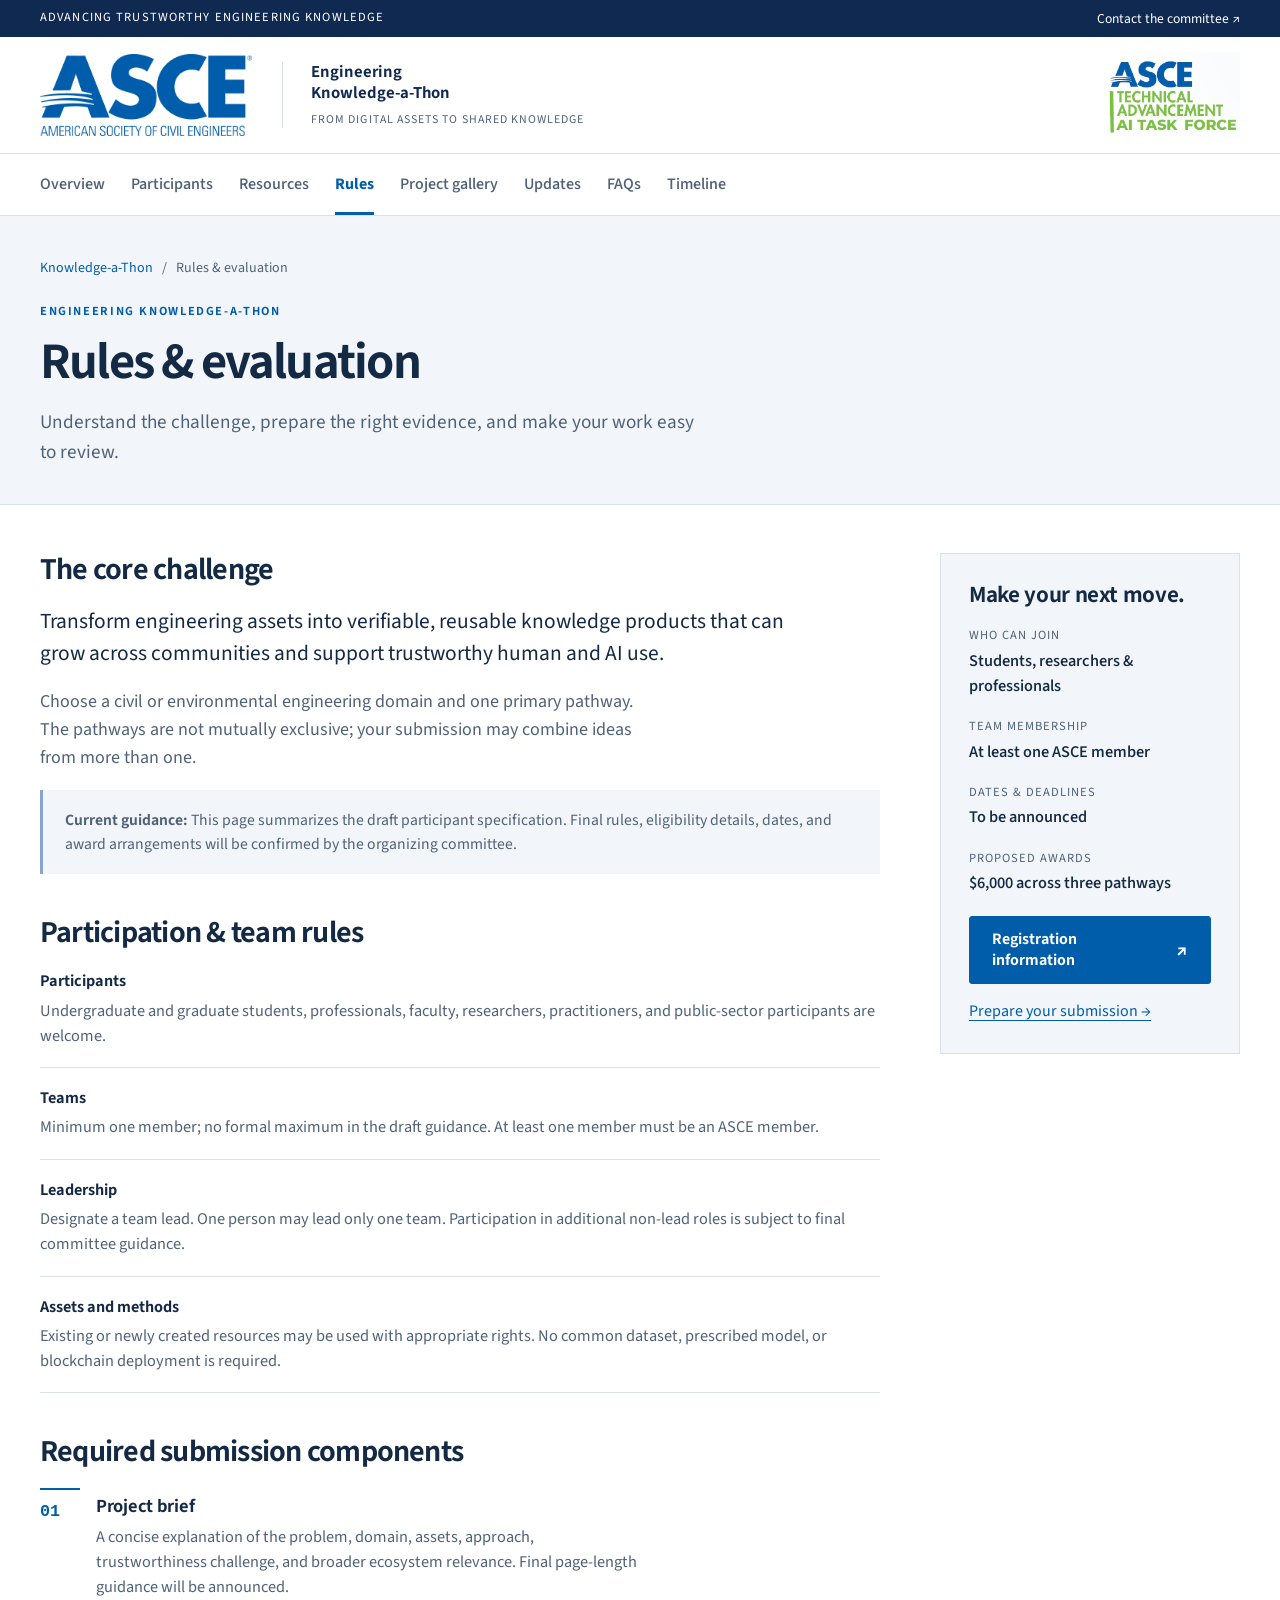
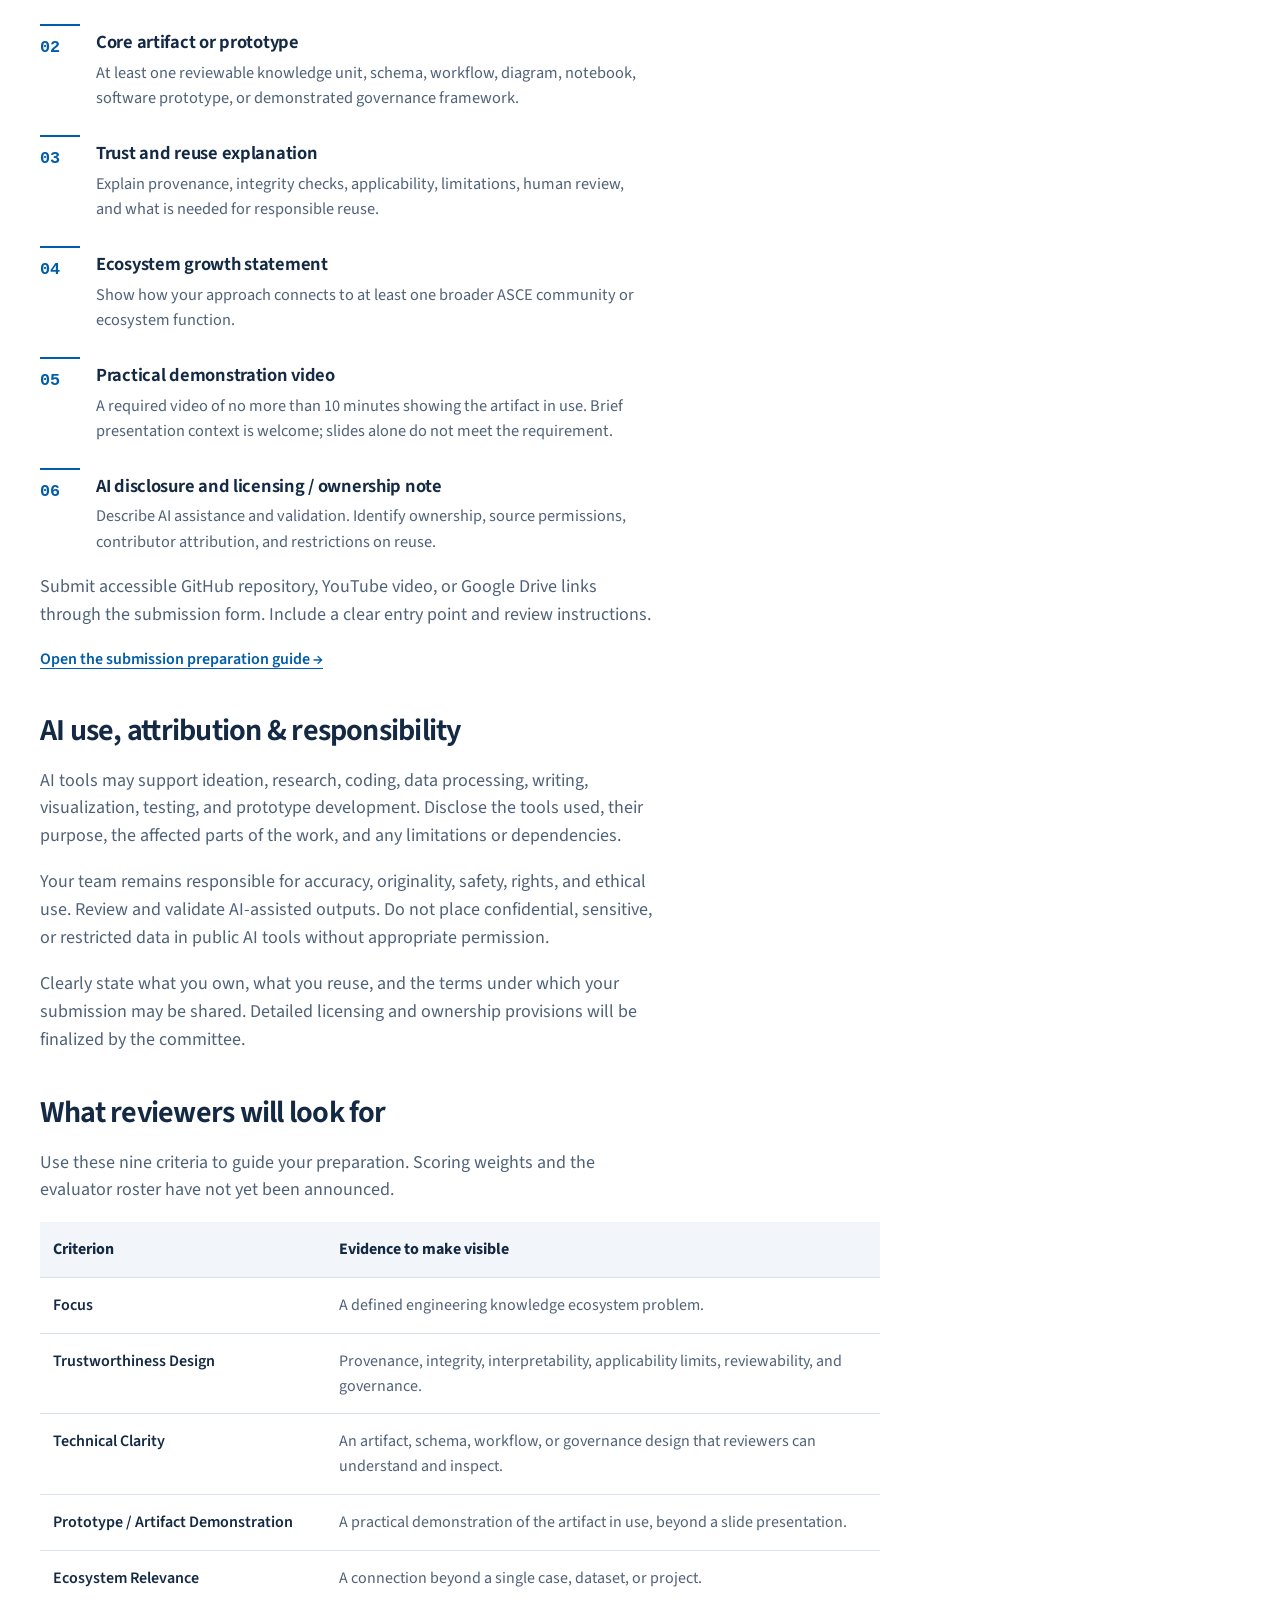
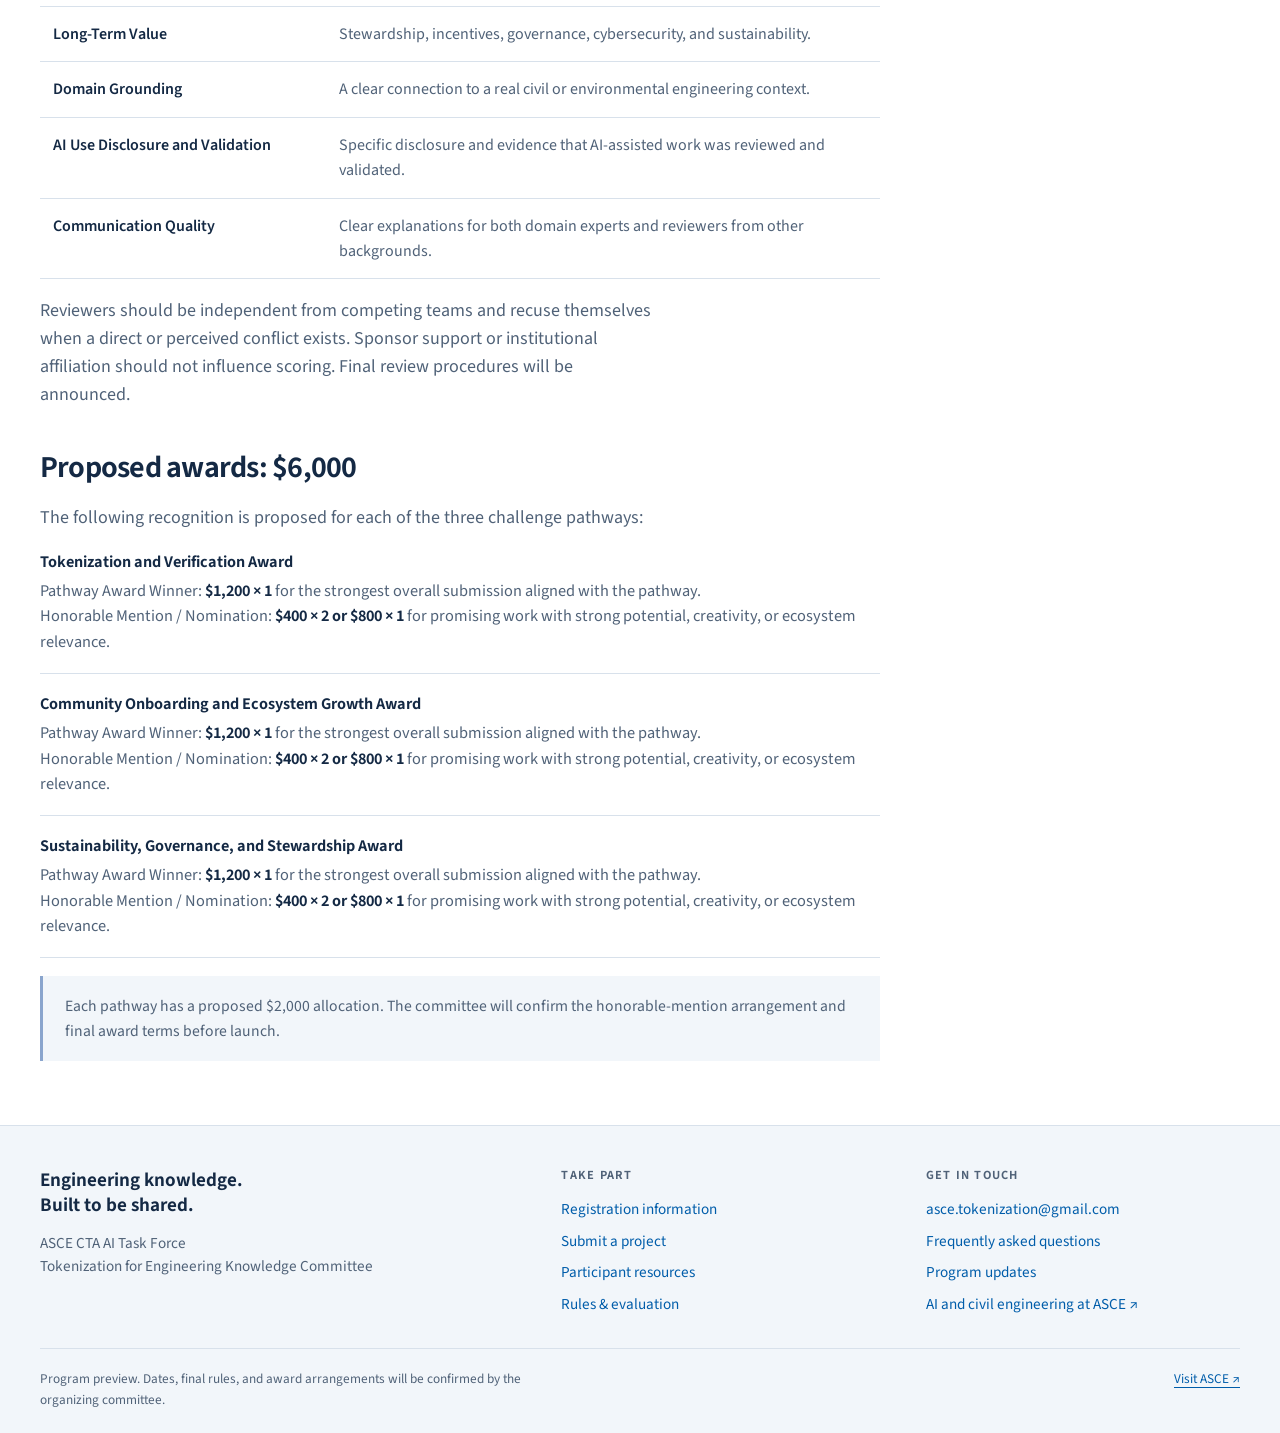
<file: rules.html>
<!doctype html>
<html lang="en"><head><meta charset="utf-8"><meta name="viewport" content="width=device-width,initial-scale=1"><meta name="description" content="Challenge scope, required deliverables, evaluation criteria, AI disclosure, and proposed awards."><meta name="theme-color" content="#005daa"><title>Rules | ASCE Engineering Knowledge-a-Thon</title><link rel="stylesheet" href="assets/css/site.css"><script src="assets/js/config.js" defer></script><script src="assets/js/site.js" defer></script></head>
<body><a class="skip-link" href="#main">Skip to content</a><header><div class="utility"><div class="wrap"><span>Advancing trustworthy engineering knowledge</span><a href="mailto:asce.tokenization@gmail.com">Contact the committee ↗</a></div></div><div class="wrap masthead"><div class="masthead-left"><a href="index.html" aria-label="ASCE Engineering Knowledge-a-Thon home"><img class="asce-logo" src="assets/images/asce-logo.jpg" width="1097" height="424" alt="ASCE, American Society of Civil Engineers"></a><div class="event-wordmark">Engineering<br>Knowledge-a-Thon<small>From digital assets to shared knowledge</small></div></div><img class="taskforce-logo" src="assets/images/ai-task-force.png" width="441" height="272" alt="ASCE Technical Advancement AI Task Force"></div></header>
<nav class="primary-nav" aria-label="Competition pages"><div class="wrap tabs"><a href="index.html">Overview</a><a href="participants.html">Participants</a><a href="resources.html">Resources</a><a href="rules.html" aria-current="page">Rules</a><a href="projects.html">Project gallery</a><a href="updates.html">Updates</a><a href="faqs.html">FAQs</a><a href="timeline.html">Timeline</a></div></nav>
<main id="main"><div class="page-header"><div class="wrap"><div class="breadcrumb"><a href="index.html">Knowledge-a-Thon</a><span aria-hidden="true">/</span>Rules & evaluation</div><span class="eyebrow">Engineering Knowledge-a-Thon</span><h1>Rules & evaluation</h1><p>Understand the challenge, prepare the right evidence, and make your work easy to review.</p></div></div><div class="wrap page-layout"><div class="content-stack">
<section><h2>The core challenge</h2><p class="intro-large">Transform engineering assets into verifiable, reusable knowledge products that can grow across communities and support trustworthy human and AI use.</p><p>Choose a civil or environmental engineering domain and one primary pathway. The pathways are not mutually exclusive; your submission may combine ideas from more than one.</p><div class="inline-note"><strong>Current guidance:</strong> This page summarizes the draft participant specification. Final rules, eligibility details, dates, and award arrangements will be confirmed by the organizing committee.</div></section>
<section><h2>Participation &amp; team rules</h2><ul class="rule-list"><li><strong>Participants</strong>Undergraduate and graduate students, professionals, faculty, researchers, practitioners, and public-sector participants are welcome.</li><li><strong>Teams</strong>Minimum one member; no formal maximum in the draft guidance. At least one member must be an ASCE member.</li><li><strong>Leadership</strong>Designate a team lead. One person may lead only one team. Participation in additional non-lead roles is subject to final committee guidance.</li><li><strong>Assets and methods</strong>Existing or newly created resources may be used with appropriate rights. No common dataset, prescribed model, or blockchain deployment is required.</li></ul></section>
<section id="deliverables"><h2>Required submission components</h2><ol class="steps"><li><div><h3>Project brief</h3><p>A concise explanation of the problem, domain, assets, approach, trustworthiness challenge, and broader ecosystem relevance. Final page-length guidance will be announced.</p></div></li><li><div><h3>Core artifact or prototype</h3><p>At least one reviewable knowledge unit, schema, workflow, diagram, notebook, software prototype, or demonstrated governance framework.</p></div></li><li><div><h3>Trust and reuse explanation</h3><p>Explain provenance, integrity checks, applicability, limitations, human review, and what is needed for responsible reuse.</p></div></li><li><div><h3>Ecosystem growth statement</h3><p>Show how your approach connects to at least one broader ASCE community or ecosystem function.</p></div></li><li><div><h3>Practical demonstration video</h3><p>A required video of no more than 10 minutes showing the artifact in use. Brief presentation context is welcome; slides alone do not meet the requirement.</p></div></li><li><div><h3>AI disclosure and licensing / ownership note</h3><p>Describe AI assistance and validation. Identify ownership, source permissions, contributor attribution, and restrictions on reuse.</p></div></li></ol><p>Submit accessible GitHub repository, YouTube video, or Google Drive links through the submission form. Include a clear entry point and review instructions.</p><a class="text-link" href="submit.html">Open the submission preparation guide →</a></section>
<section><h2>AI use, attribution &amp; responsibility</h2><p>AI tools may support ideation, research, coding, data processing, writing, visualization, testing, and prototype development. Disclose the tools used, their purpose, the affected parts of the work, and any limitations or dependencies.</p><p>Your team remains responsible for accuracy, originality, safety, rights, and ethical use. Review and validate AI-assisted outputs. Do not place confidential, sensitive, or restricted data in public AI tools without appropriate permission.</p><p>Clearly state what you own, what you reuse, and the terms under which your submission may be shared. Detailed licensing and ownership provisions will be finalized by the committee.</p></section>
<section id="evaluation"><h2>What reviewers will look for</h2><p>Use these nine criteria to guide your preparation. Scoring weights and the evaluator roster have not yet been announced.</p><div class="table-wrap"><table class="rubric"><thead><tr><th scope="col">Criterion</th><th scope="col">Evidence to make visible</th></tr></thead><tbody><tr><th scope="row">Focus</th><td>A defined engineering knowledge ecosystem problem.</td></tr><tr><th scope="row">Trustworthiness Design</th><td>Provenance, integrity, interpretability, applicability limits, reviewability, and governance.</td></tr><tr><th scope="row">Technical Clarity</th><td>An artifact, schema, workflow, or governance design that reviewers can understand and inspect.</td></tr><tr><th scope="row">Prototype / Artifact Demonstration</th><td>A practical demonstration of the artifact in use, beyond a slide presentation.</td></tr><tr><th scope="row">Ecosystem Relevance</th><td>A connection beyond a single case, dataset, or project.</td></tr><tr><th scope="row">Long-Term Value</th><td>Stewardship, incentives, governance, cybersecurity, and sustainability.</td></tr><tr><th scope="row">Domain Grounding</th><td>A clear connection to a real civil or environmental engineering context.</td></tr><tr><th scope="row">AI Use Disclosure and Validation</th><td>Specific disclosure and evidence that AI-assisted work was reviewed and validated.</td></tr><tr><th scope="row">Communication Quality</th><td>Clear explanations for both domain experts and reviewers from other backgrounds.</td></tr></tbody></table></div><p>Reviewers should be independent from competing teams and recuse themselves when a direct or perceived conflict exists. Sponsor support or institutional affiliation should not influence scoring. Final review procedures will be announced.</p></section>
<section id="awards"><h2>Proposed awards: $6,000</h2><p>The following recognition is proposed for each of the three challenge pathways:</p><ul class="rule-list"><li><strong>Tokenization and Verification Award</strong>Pathway Award Winner: <strong style="display:inline">$1,200 × 1</strong> for the strongest overall submission aligned with the pathway.<br>Honorable Mention / Nomination: <strong style="display:inline">$400 × 2 or $800 × 1</strong> for promising work with strong potential, creativity, or ecosystem relevance.</li><li><strong>Community Onboarding and Ecosystem Growth Award</strong>Pathway Award Winner: <strong style="display:inline">$1,200 × 1</strong> for the strongest overall submission aligned with the pathway.<br>Honorable Mention / Nomination: <strong style="display:inline">$400 × 2 or $800 × 1</strong> for promising work with strong potential, creativity, or ecosystem relevance.</li><li><strong>Sustainability, Governance, and Stewardship Award</strong>Pathway Award Winner: <strong style="display:inline">$1,200 × 1</strong> for the strongest overall submission aligned with the pathway.<br>Honorable Mention / Nomination: <strong style="display:inline">$400 × 2 or $800 × 1</strong> for promising work with strong potential, creativity, or ecosystem relevance.</li></ul><div class="inline-note">Each pathway has a proposed $2,000 allocation. The committee will confirm the honorable-mention arrangement and final award terms before launch.</div></section></div><aside class="side-card" aria-label="Event at a glance"><h3>Make your next move.</h3><dl class="facts"><div><dt>Who can join</dt><dd>Students, researchers &amp; professionals</dd></div><div><dt>Team membership</dt><dd>At least one ASCE member</dd></div><div><dt>Dates &amp; deadlines</dt><dd>To be announced</dd></div><div><dt>Proposed awards</dt><dd>$6,000 across three pathways</dd></div></dl><a class="button " href="register.html">Registration information<span class="arrow" aria-hidden="true">↗</span></a><a href="submit.html">Prepare your submission →</a></aside></div></main>
<footer class="site-footer"><div class="wrap"><div class="footer-grid"><div><div class="footer-brand">Engineering knowledge.<br>Built to be shared.</div><p>ASCE CTA AI Task Force<br>Tokenization for Engineering Knowledge Committee</p></div><div><h2>Take part</h2><div class="footer-links"><a href="register.html">Registration information</a><a href="submit.html">Submit a project</a><a href="resources.html">Participant resources</a><a href="rules.html">Rules &amp; evaluation</a></div></div><div><h2>Get in touch</h2><div class="footer-links"><a href="mailto:asce.tokenization@gmail.com">asce.tokenization@gmail.com</a><a href="faqs.html">Frequently asked questions</a><a href="updates.html">Program updates</a><a href="https://www.asce.org/topics/ai-and-civil-engineering" target="_blank" rel="noopener noreferrer">AI and civil engineering at ASCE ↗</a></div></div></div><div class="footer-bottom"><p>Program preview. Dates, final rules, and award arrangements will be confirmed by the organizing committee.</p><a href="https://www.asce.org" target="_blank" rel="noopener noreferrer">Visit ASCE ↗</a></div></div></footer></body></html>
</file>
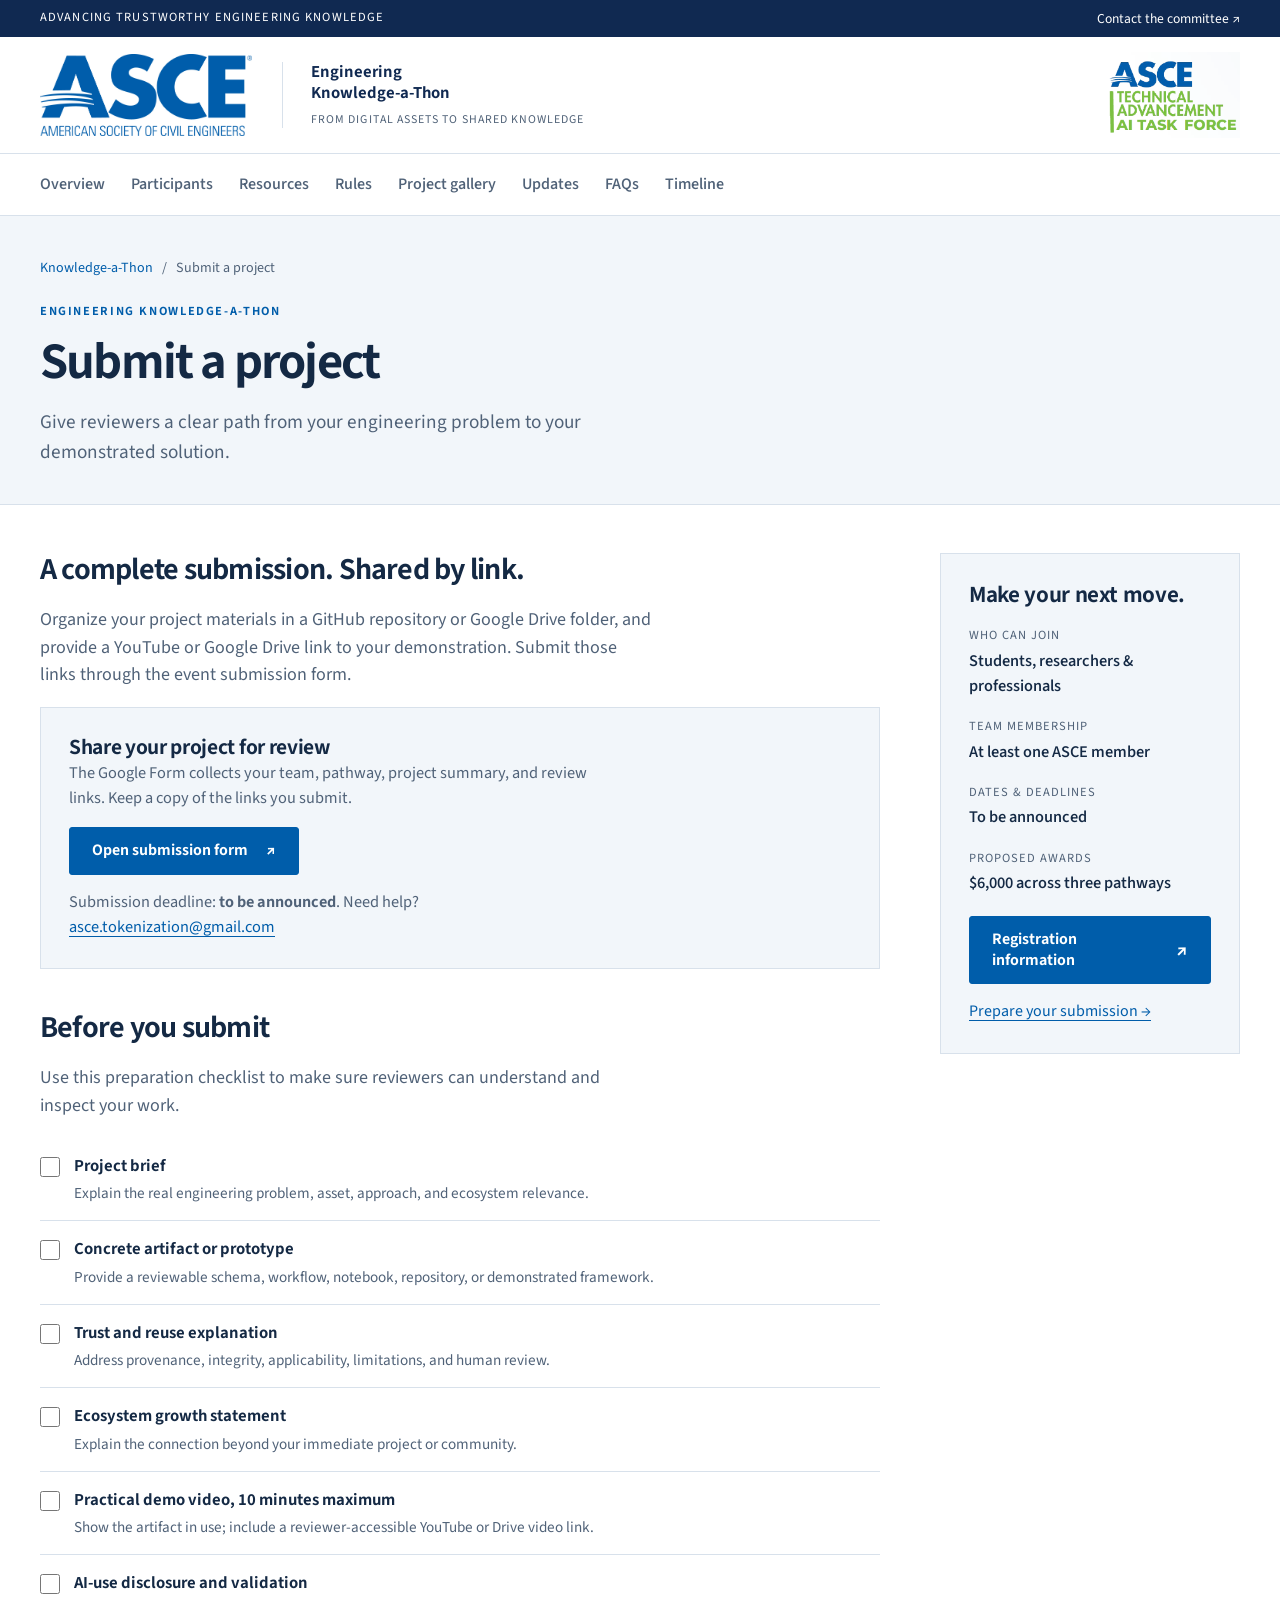
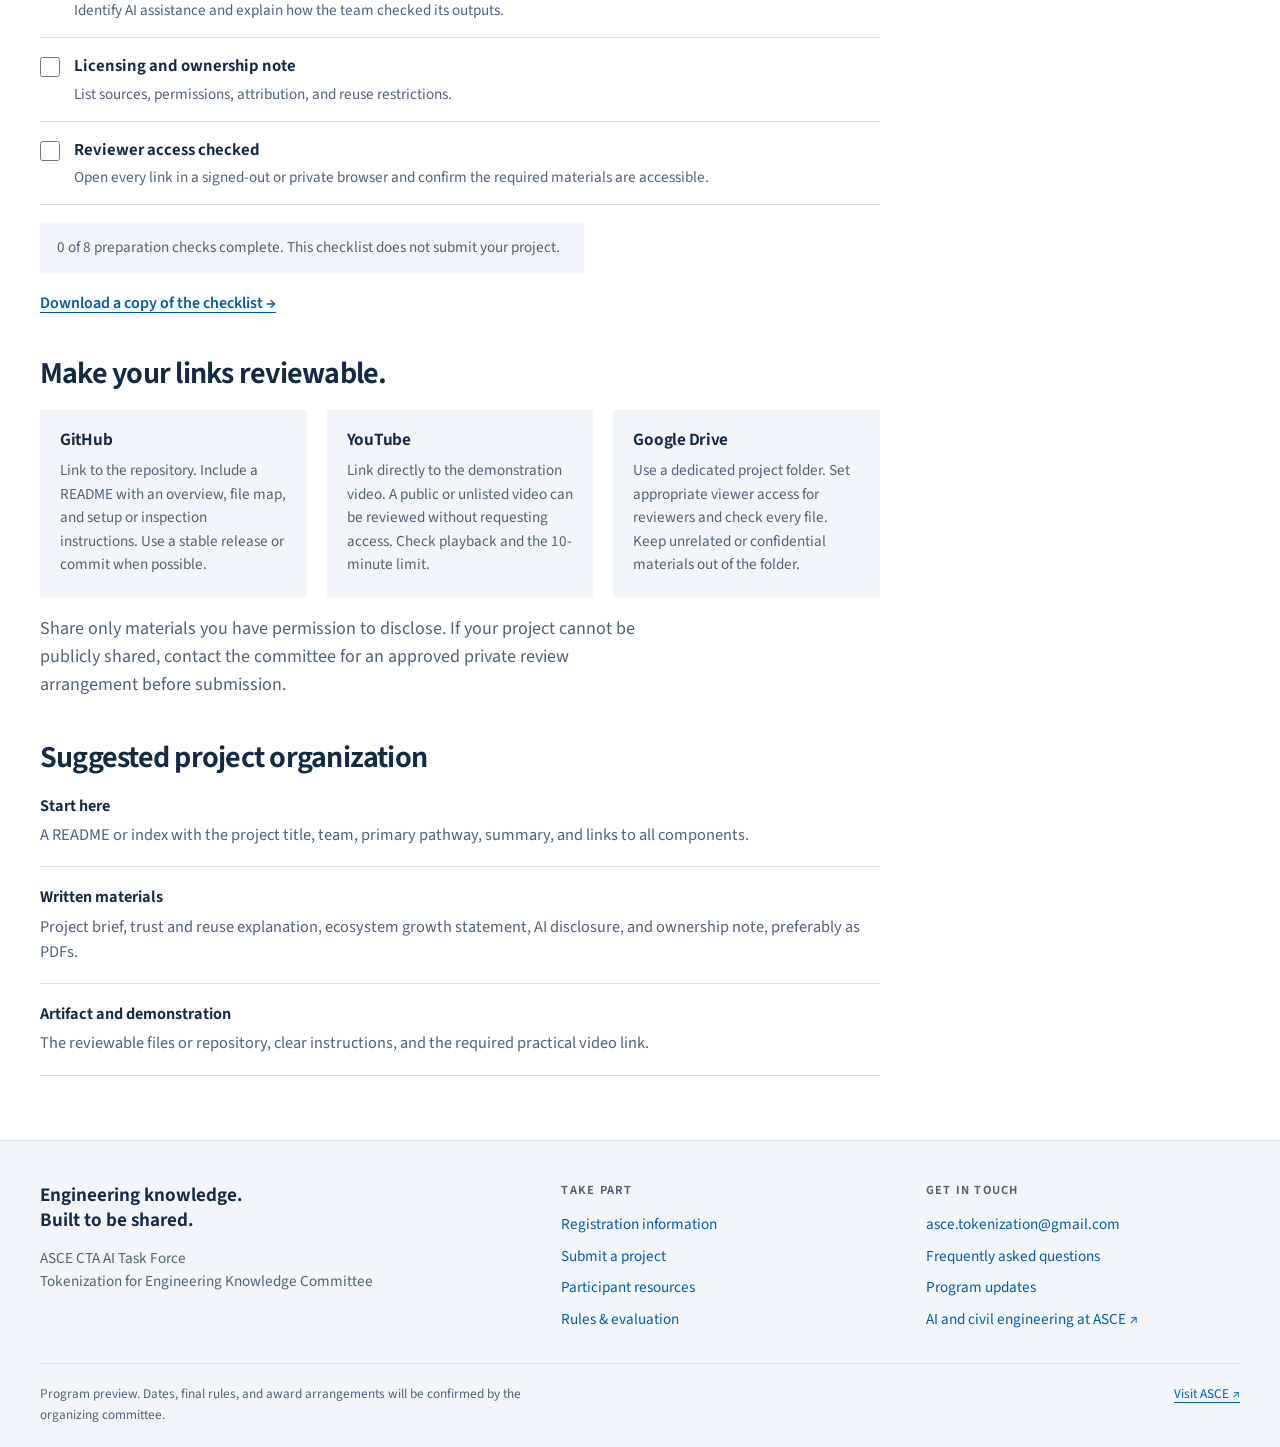
<file: submit.html>
<!doctype html>
<html lang="en"><head><meta charset="utf-8"><meta name="viewport" content="width=device-width,initial-scale=1"><meta name="description" content="Prepare and submit project materials using GitHub, YouTube, and Google Drive links."><meta name="theme-color" content="#005daa"><title>Submit a project | ASCE Engineering Knowledge-a-Thon</title><link rel="stylesheet" href="assets/css/site.css"><script src="assets/js/config.js" defer></script><script src="assets/js/site.js" defer></script></head>
<body><a class="skip-link" href="#main">Skip to content</a><header><div class="utility"><div class="wrap"><span>Advancing trustworthy engineering knowledge</span><a href="mailto:asce.tokenization@gmail.com">Contact the committee ↗</a></div></div><div class="wrap masthead"><div class="masthead-left"><a href="index.html" aria-label="ASCE Engineering Knowledge-a-Thon home"><img class="asce-logo" src="assets/images/asce-logo.jpg" width="1097" height="424" alt="ASCE, American Society of Civil Engineers"></a><div class="event-wordmark">Engineering<br>Knowledge-a-Thon<small>From digital assets to shared knowledge</small></div></div><img class="taskforce-logo" src="assets/images/ai-task-force.png" width="441" height="272" alt="ASCE Technical Advancement AI Task Force"></div></header>
<nav class="primary-nav" aria-label="Competition pages"><div class="wrap tabs"><a href="index.html">Overview</a><a href="participants.html">Participants</a><a href="resources.html">Resources</a><a href="rules.html">Rules</a><a href="projects.html">Project gallery</a><a href="updates.html">Updates</a><a href="faqs.html">FAQs</a><a href="timeline.html">Timeline</a></div></nav>
<main id="main"><div class="page-header"><div class="wrap"><div class="breadcrumb"><a href="index.html">Knowledge-a-Thon</a><span aria-hidden="true">/</span>Submit a project</div><span class="eyebrow">Engineering Knowledge-a-Thon</span><h1>Submit a project</h1><p>Give reviewers a clear path from your engineering problem to your demonstrated solution.</p></div></div><div class="wrap page-layout"><div class="content-stack">
<section><h2>A complete submission. Shared by link.</h2><p>Organize your project materials in a GitHub repository or Google Drive folder, and provide a YouTube or Google Drive link to your demonstration. Submit those links through the event submission form.</p><div class="form-panel"><div data-submission-ready><h3>Share your project for review</h3><p>The Google Form collects your team, pathway, project summary, and review links. Keep a copy of the links you submit.</p></div><a class="button" data-submission-link href="https://docs.google.com/forms/d/e/1FAIpQLScCnMe40zfaI8byZu1UbI0-mUNDU7n-X5RRuMF8tEYNNldOmg/viewform" target="_blank" rel="noopener noreferrer">Open submission form <span aria-hidden="true">↗</span></a><p>Submission deadline: <strong>to be announced</strong>. Need help? <a href="mailto:asce.tokenization@gmail.com">asce.tokenization@gmail.com</a></p></div></section>
<section><h2>Before you submit</h2><p>Use this preparation checklist to make sure reviewers can understand and inspect your work.</p><ul class="checklist" data-checklist><li><label for="check-0"><input type="checkbox" id="check-0"><span><strong>Project brief</strong><small>Explain the real engineering problem, asset, approach, and ecosystem relevance.</small></span></label></li><li><label for="check-1"><input type="checkbox" id="check-1"><span><strong>Concrete artifact or prototype</strong><small>Provide a reviewable schema, workflow, notebook, repository, or demonstrated framework.</small></span></label></li><li><label for="check-2"><input type="checkbox" id="check-2"><span><strong>Trust and reuse explanation</strong><small>Address provenance, integrity, applicability, limitations, and human review.</small></span></label></li><li><label for="check-3"><input type="checkbox" id="check-3"><span><strong>Ecosystem growth statement</strong><small>Explain the connection beyond your immediate project or community.</small></span></label></li><li><label for="check-4"><input type="checkbox" id="check-4"><span><strong>Practical demo video, 10 minutes maximum</strong><small>Show the artifact in use; include a reviewer-accessible YouTube or Drive video link.</small></span></label></li><li><label for="check-5"><input type="checkbox" id="check-5"><span><strong>AI-use disclosure and validation</strong><small>Identify AI assistance and explain how the team checked its outputs.</small></span></label></li><li><label for="check-6"><input type="checkbox" id="check-6"><span><strong>Licensing and ownership note</strong><small>List sources, permissions, attribution, and reuse restrictions.</small></span></label></li><li><label for="check-7"><input type="checkbox" id="check-7"><span><strong>Reviewer access checked</strong><small>Open every link in a signed-out or private browser and confirm the required materials are accessible.</small></span></label></li></ul><p class="check-progress" data-check-progress role="status">0 of 8 preparation checks complete. This checklist does not submit your project.</p><a class="text-link" href="assets/downloads/submission-checklist.txt" download>Download a copy of the checklist →</a></section>
<section><h2>Make your links reviewable.</h2><div class="link-instructions"><div><h3>GitHub</h3><p>Link to the repository. Include a README with an overview, file map, and setup or inspection instructions. Use a stable release or commit when possible.</p></div><div><h3>YouTube</h3><p>Link directly to the demonstration video. A public or unlisted video can be reviewed without requesting access. Check playback and the 10-minute limit.</p></div><div><h3>Google Drive</h3><p>Use a dedicated project folder. Set appropriate viewer access for reviewers and check every file. Keep unrelated or confidential materials out of the folder.</p></div></div><p>Share only materials you have permission to disclose. If your project cannot be publicly shared, contact the committee for an approved private review arrangement before submission.</p></section>
<section><h2>Suggested project organization</h2><ul class="rule-list"><li><strong>Start here</strong>A README or index with the project title, team, primary pathway, summary, and links to all components.</li><li><strong>Written materials</strong>Project brief, trust and reuse explanation, ecosystem growth statement, AI disclosure, and ownership note, preferably as PDFs.</li><li><strong>Artifact and demonstration</strong>The reviewable files or repository, clear instructions, and the required practical video link.</li></ul></section></div><aside class="side-card" aria-label="Event at a glance"><h3>Make your next move.</h3><dl class="facts"><div><dt>Who can join</dt><dd>Students, researchers &amp; professionals</dd></div><div><dt>Team membership</dt><dd>At least one ASCE member</dd></div><div><dt>Dates &amp; deadlines</dt><dd>To be announced</dd></div><div><dt>Proposed awards</dt><dd>$6,000 across three pathways</dd></div></dl><a class="button " href="register.html">Registration information<span class="arrow" aria-hidden="true">↗</span></a><a href="submit.html">Prepare your submission →</a></aside></div></main>
<footer class="site-footer"><div class="wrap"><div class="footer-grid"><div><div class="footer-brand">Engineering knowledge.<br>Built to be shared.</div><p>ASCE CTA AI Task Force<br>Tokenization for Engineering Knowledge Committee</p></div><div><h2>Take part</h2><div class="footer-links"><a href="register.html">Registration information</a><a href="submit.html">Submit a project</a><a href="resources.html">Participant resources</a><a href="rules.html">Rules &amp; evaluation</a></div></div><div><h2>Get in touch</h2><div class="footer-links"><a href="mailto:asce.tokenization@gmail.com">asce.tokenization@gmail.com</a><a href="faqs.html">Frequently asked questions</a><a href="updates.html">Program updates</a><a href="https://www.asce.org/topics/ai-and-civil-engineering" target="_blank" rel="noopener noreferrer">AI and civil engineering at ASCE ↗</a></div></div></div><div class="footer-bottom"><p>Program preview. Dates, final rules, and award arrangements will be confirmed by the organizing committee.</p><a href="https://www.asce.org" target="_blank" rel="noopener noreferrer">Visit ASCE ↗</a></div></div></footer></body></html>
</file>
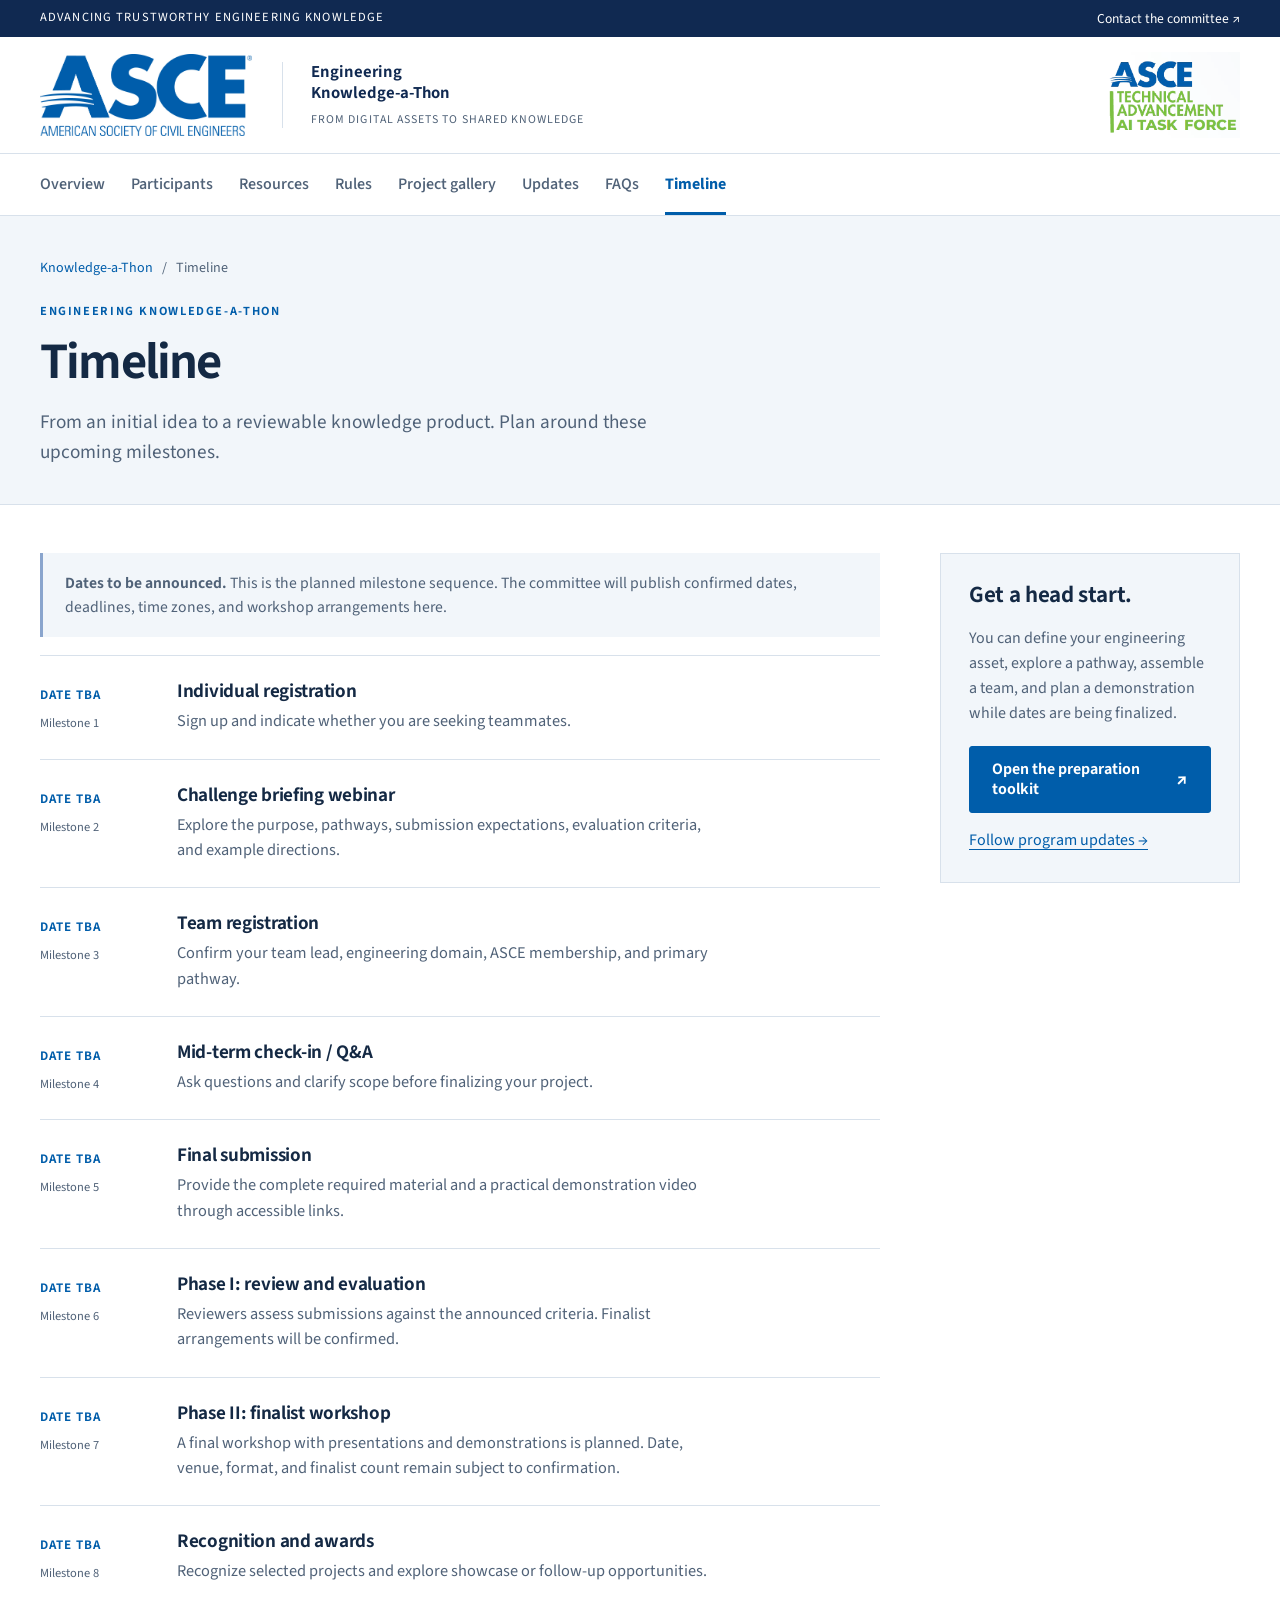
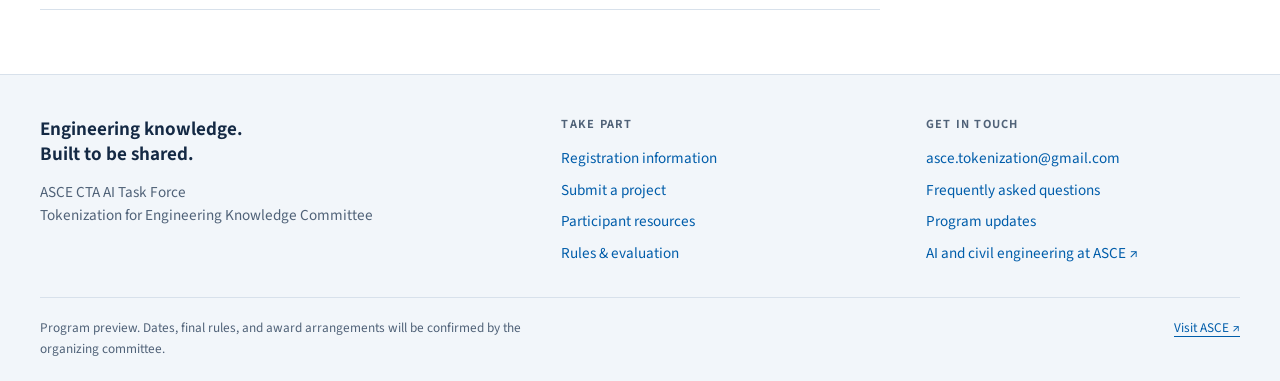
<file: timeline.html>
<!doctype html>
<html lang="en"><head><meta charset="utf-8"><meta name="viewport" content="width=device-width,initial-scale=1"><meta name="description" content="Planned milestones and forthcoming dates for the ASCE Engineering Knowledge-a-Thon."><meta name="theme-color" content="#005daa"><title>Timeline | ASCE Engineering Knowledge-a-Thon</title><link rel="stylesheet" href="assets/css/site.css"><script src="assets/js/config.js" defer></script><script src="assets/js/site.js" defer></script></head>
<body><a class="skip-link" href="#main">Skip to content</a><header><div class="utility"><div class="wrap"><span>Advancing trustworthy engineering knowledge</span><a href="mailto:asce.tokenization@gmail.com">Contact the committee ↗</a></div></div><div class="wrap masthead"><div class="masthead-left"><a href="index.html" aria-label="ASCE Engineering Knowledge-a-Thon home"><img class="asce-logo" src="assets/images/asce-logo.jpg" width="1097" height="424" alt="ASCE, American Society of Civil Engineers"></a><div class="event-wordmark">Engineering<br>Knowledge-a-Thon<small>From digital assets to shared knowledge</small></div></div><img class="taskforce-logo" src="assets/images/ai-task-force.png" width="441" height="272" alt="ASCE Technical Advancement AI Task Force"></div></header>
<nav class="primary-nav" aria-label="Competition pages"><div class="wrap tabs"><a href="index.html">Overview</a><a href="participants.html">Participants</a><a href="resources.html">Resources</a><a href="rules.html">Rules</a><a href="projects.html">Project gallery</a><a href="updates.html">Updates</a><a href="faqs.html">FAQs</a><a href="timeline.html" aria-current="page">Timeline</a></div></nav>
<main id="main"><div class="page-header"><div class="wrap"><div class="breadcrumb"><a href="index.html">Knowledge-a-Thon</a><span aria-hidden="true">/</span>Timeline</div><span class="eyebrow">Engineering Knowledge-a-Thon</span><h1>Timeline</h1><p>From an initial idea to a reviewable knowledge product. Plan around these upcoming milestones.</p></div></div><div class="wrap page-layout"><div class="content-stack"><section><div class="inline-note"><strong>Dates to be announced.</strong> This is the planned milestone sequence. The committee will publish confirmed dates, deadlines, time zones, and workshop arrangements here.</div><ol class="timeline"><li><div><span class="date">Date TBA</span><span class="milestone">Milestone 1</span></div><div><h3>Individual registration</h3><p>Sign up and indicate whether you are seeking teammates.</p></div></li><li><div><span class="date">Date TBA</span><span class="milestone">Milestone 2</span></div><div><h3>Challenge briefing webinar</h3><p>Explore the purpose, pathways, submission expectations, evaluation criteria, and example directions.</p></div></li><li><div><span class="date">Date TBA</span><span class="milestone">Milestone 3</span></div><div><h3>Team registration</h3><p>Confirm your team lead, engineering domain, ASCE membership, and primary pathway.</p></div></li><li><div><span class="date">Date TBA</span><span class="milestone">Milestone 4</span></div><div><h3>Mid-term check-in / Q&A</h3><p>Ask questions and clarify scope before finalizing your project.</p></div></li><li><div><span class="date">Date TBA</span><span class="milestone">Milestone 5</span></div><div><h3>Final submission</h3><p>Provide the complete required material and a practical demonstration video through accessible links.</p></div></li><li><div><span class="date">Date TBA</span><span class="milestone">Milestone 6</span></div><div><h3>Phase I: review and evaluation</h3><p>Reviewers assess submissions against the announced criteria. Finalist arrangements will be confirmed.</p></div></li><li><div><span class="date">Date TBA</span><span class="milestone">Milestone 7</span></div><div><h3>Phase II: finalist workshop</h3><p>A final workshop with presentations and demonstrations is planned. Date, venue, format, and finalist count remain subject to confirmation.</p></div></li><li><div><span class="date">Date TBA</span><span class="milestone">Milestone 8</span></div><div><h3>Recognition and awards</h3><p>Recognize selected projects and explore showcase or follow-up opportunities.</p></div></li></ol></section></div><aside class="side-card"><h3>Get a head start.</h3><p>You can define your engineering asset, explore a pathway, assemble a team, and plan a demonstration while dates are being finalized.</p><a class="button " href="resources.html">Open the preparation toolkit<span class="arrow" aria-hidden="true">↗</span></a><a href="updates.html">Follow program updates →</a></aside></div></main>
<footer class="site-footer"><div class="wrap"><div class="footer-grid"><div><div class="footer-brand">Engineering knowledge.<br>Built to be shared.</div><p>ASCE CTA AI Task Force<br>Tokenization for Engineering Knowledge Committee</p></div><div><h2>Take part</h2><div class="footer-links"><a href="register.html">Registration information</a><a href="submit.html">Submit a project</a><a href="resources.html">Participant resources</a><a href="rules.html">Rules &amp; evaluation</a></div></div><div><h2>Get in touch</h2><div class="footer-links"><a href="mailto:asce.tokenization@gmail.com">asce.tokenization@gmail.com</a><a href="faqs.html">Frequently asked questions</a><a href="updates.html">Program updates</a><a href="https://www.asce.org/topics/ai-and-civil-engineering" target="_blank" rel="noopener noreferrer">AI and civil engineering at ASCE ↗</a></div></div></div><div class="footer-bottom"><p>Program preview. Dates, final rules, and award arrangements will be confirmed by the organizing committee.</p><a href="https://www.asce.org" target="_blank" rel="noopener noreferrer">Visit ASCE ↗</a></div></div></footer></body></html>
</file>
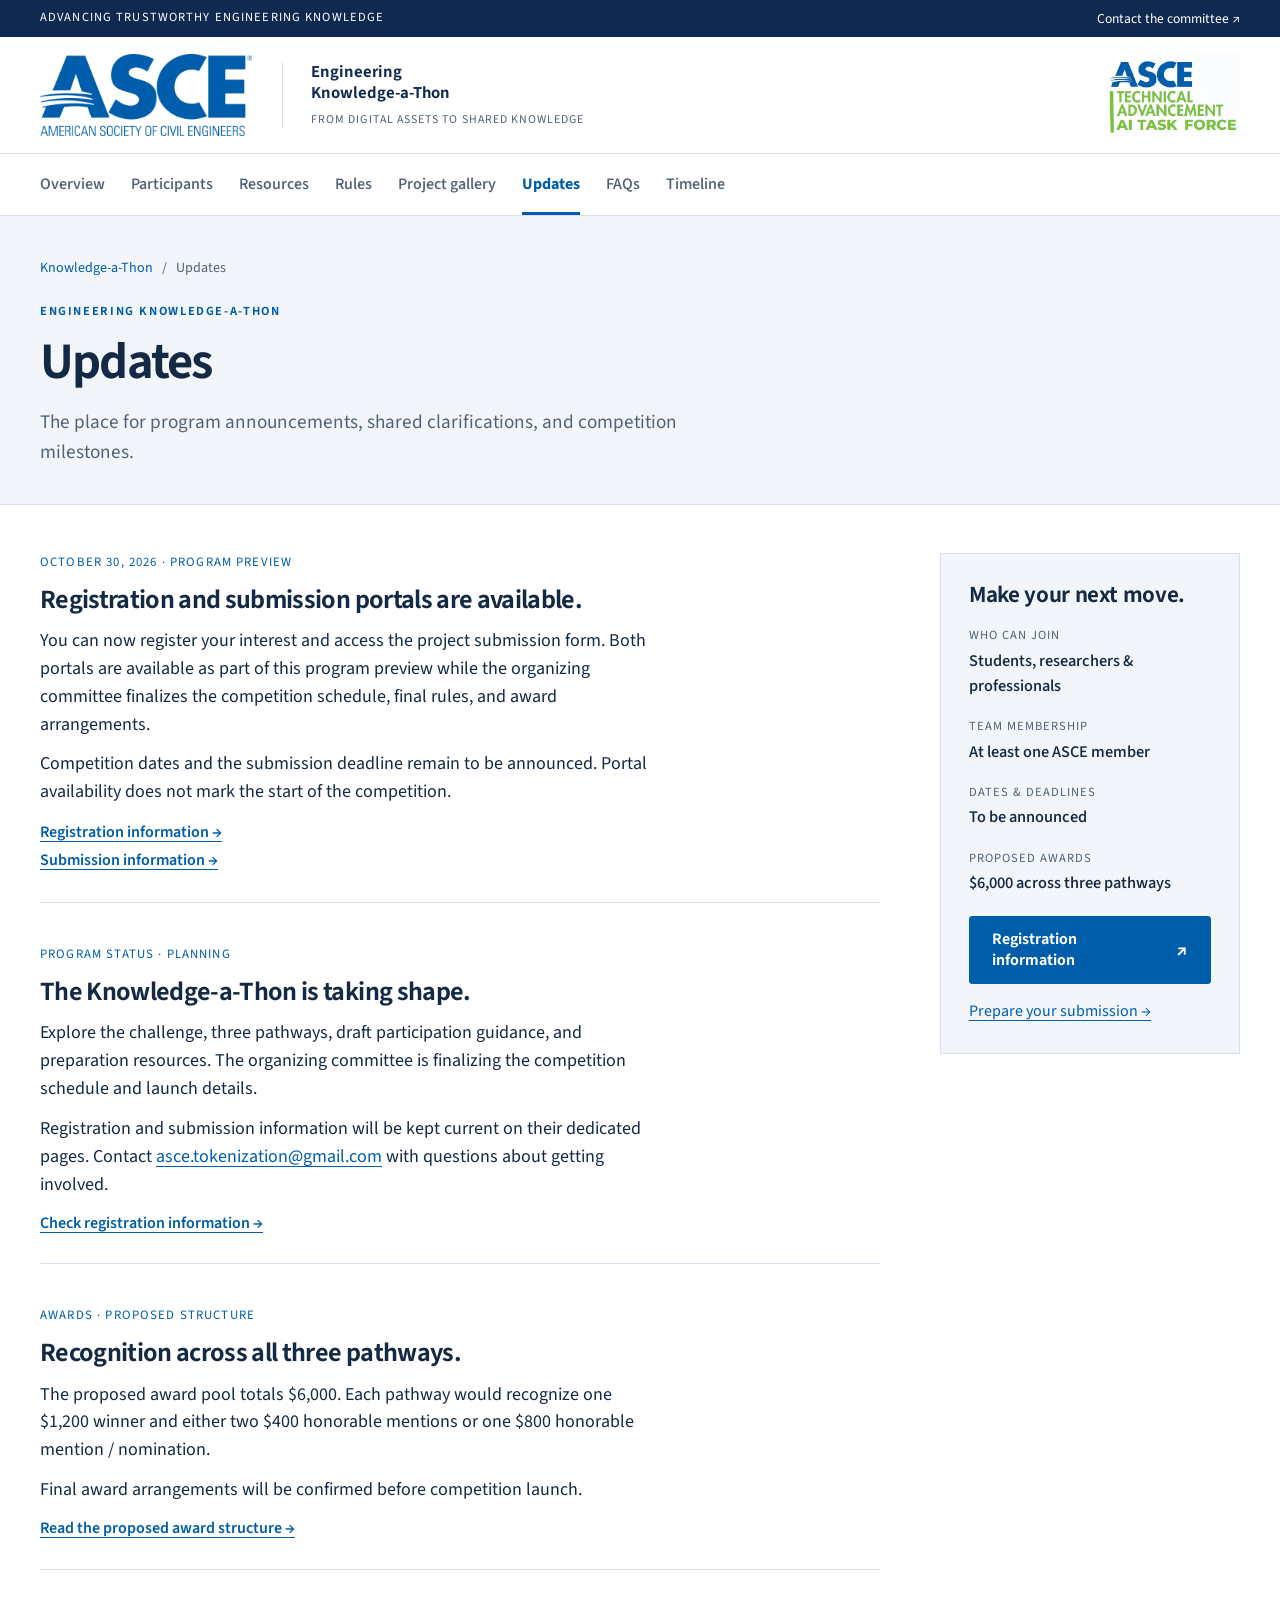
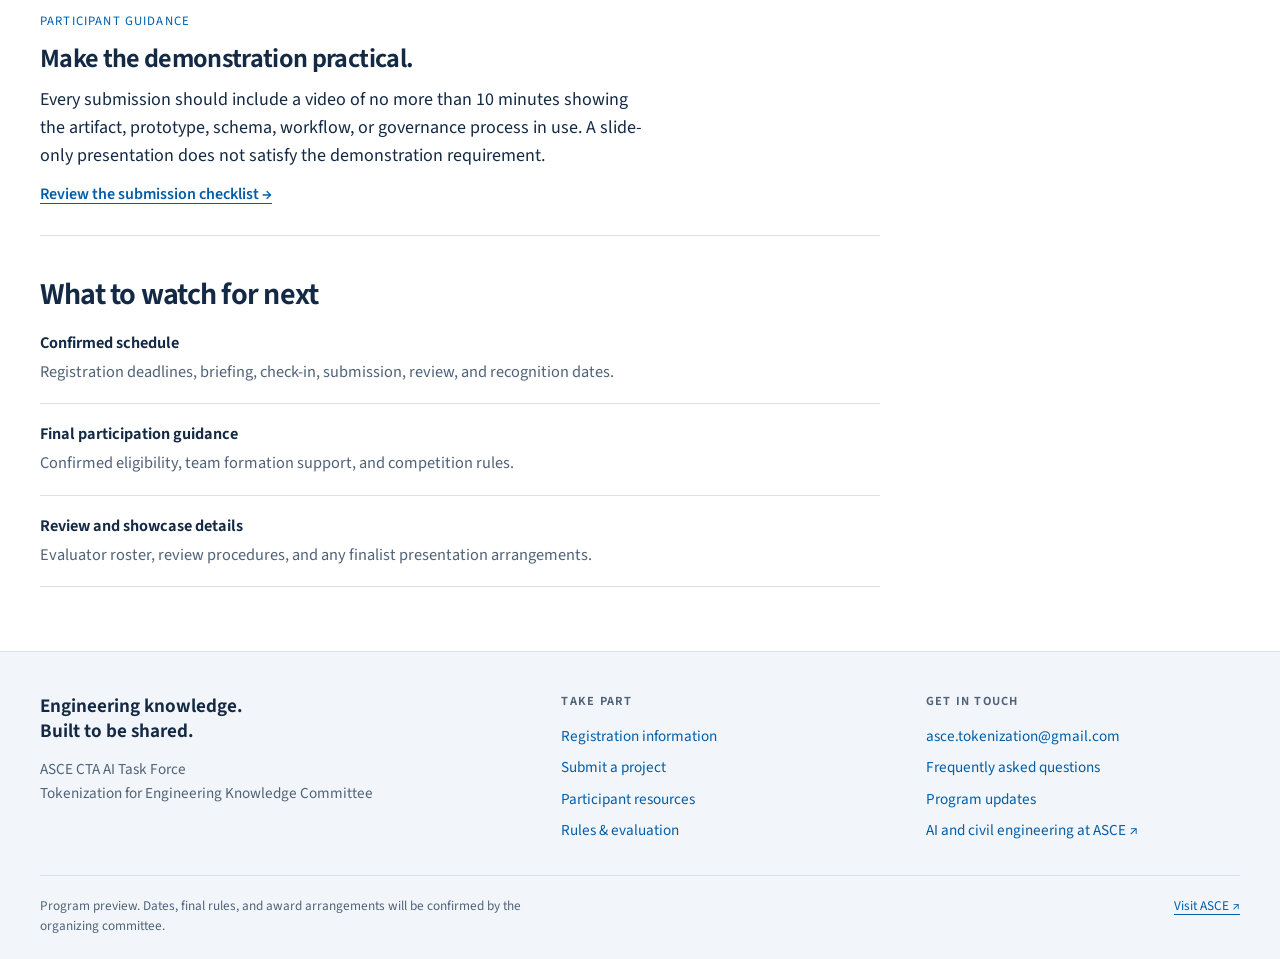
<file: updates.html>
<!doctype html>
<html lang="en"><head><meta charset="utf-8"><meta name="viewport" content="width=device-width,initial-scale=1"><meta name="description" content="Program announcements and clarifications for the ASCE Engineering Knowledge-a-Thon."><meta name="theme-color" content="#005daa"><title>Updates | ASCE Engineering Knowledge-a-Thon</title><link rel="stylesheet" href="assets/css/site.css"><script src="assets/js/config.js" defer></script><script src="assets/js/site.js" defer></script></head>
<body><a class="skip-link" href="#main">Skip to content</a><header><div class="utility"><div class="wrap"><span>Advancing trustworthy engineering knowledge</span><a href="mailto:asce.tokenization@gmail.com">Contact the committee ↗</a></div></div><div class="wrap masthead"><div class="masthead-left"><a href="index.html" aria-label="ASCE Engineering Knowledge-a-Thon home"><img class="asce-logo" src="assets/images/asce-logo.jpg" width="1097" height="424" alt="ASCE, American Society of Civil Engineers"></a><div class="event-wordmark">Engineering<br>Knowledge-a-Thon<small>From digital assets to shared knowledge</small></div></div><img class="taskforce-logo" src="assets/images/ai-task-force.png" width="441" height="272" alt="ASCE Technical Advancement AI Task Force"></div></header>
<nav class="primary-nav" aria-label="Competition pages"><div class="wrap tabs"><a href="index.html">Overview</a><a href="participants.html">Participants</a><a href="resources.html">Resources</a><a href="rules.html">Rules</a><a href="projects.html">Project gallery</a><a href="updates.html" aria-current="page">Updates</a><a href="faqs.html">FAQs</a><a href="timeline.html">Timeline</a></div></nav>
<main id="main"><div class="page-header"><div class="wrap"><div class="breadcrumb"><a href="index.html">Knowledge-a-Thon</a><span aria-hidden="true">/</span>Updates</div><span class="eyebrow">Engineering Knowledge-a-Thon</span><h1>Updates</h1><p>The place for program announcements, shared clarifications, and competition milestones.</p></div></div><div class="wrap page-layout"><div class="content-stack">
<article class="update"><span class="update-meta"><time datetime="2026-10-30">October 30, 2026</time> · Program preview</span><h2>Registration and submission portals are available.</h2><p>You can now register your interest and access the project submission form. Both portals are available as part of this program preview while the organizing committee finalizes the competition schedule, final rules, and award arrangements.</p><p>Competition dates and the submission deadline remain to be announced. Portal availability does not mark the start of the competition.</p><div><a class="text-link" href="register.html">Registration information →</a><br><a class="text-link" href="submit.html">Submission information →</a></div></article>
<article class="update"><span class="update-meta">Program status · Planning</span><h2>The Knowledge-a-Thon is taking shape.</h2><p>Explore the challenge, three pathways, draft participation guidance, and preparation resources. The organizing committee is finalizing the competition schedule and launch details.</p><p>Registration and submission information will be kept current on their dedicated pages. Contact <a href="mailto:asce.tokenization@gmail.com">asce.tokenization@gmail.com</a> with questions about getting involved.</p><a class="text-link" href="register.html">Check registration information →</a></article>
<article class="update"><span class="update-meta">Awards · Proposed structure</span><h2>Recognition across all three pathways.</h2><p>The proposed award pool totals $6,000. Each pathway would recognize one $1,200 winner and either two $400 honorable mentions or one $800 honorable mention / nomination.</p><p>Final award arrangements will be confirmed before competition launch.</p><a class="text-link" href="rules.html#awards">Read the proposed award structure →</a></article>
<article class="update"><span class="update-meta">Participant guidance</span><h2>Make the demonstration practical.</h2><p>Every submission should include a video of no more than 10 minutes showing the artifact, prototype, schema, workflow, or governance process in use. A slide-only presentation does not satisfy the demonstration requirement.</p><a class="text-link" href="submit.html">Review the submission checklist →</a></article>
<section><h2>What to watch for next</h2><ul class="rule-list"><li><strong>Confirmed schedule</strong>Registration deadlines, briefing, check-in, submission, review, and recognition dates.</li><li><strong>Final participation guidance</strong>Confirmed eligibility, team formation support, and competition rules.</li><li><strong>Review and showcase details</strong>Evaluator roster, review procedures, and any finalist presentation arrangements.</li></ul></section></div><aside class="side-card" aria-label="Event at a glance"><h3>Make your next move.</h3><dl class="facts"><div><dt>Who can join</dt><dd>Students, researchers &amp; professionals</dd></div><div><dt>Team membership</dt><dd>At least one ASCE member</dd></div><div><dt>Dates &amp; deadlines</dt><dd>To be announced</dd></div><div><dt>Proposed awards</dt><dd>$6,000 across three pathways</dd></div></dl><a class="button " href="register.html">Registration information<span class="arrow" aria-hidden="true">↗</span></a><a href="submit.html">Prepare your submission →</a></aside></div></main>
<footer class="site-footer"><div class="wrap"><div class="footer-grid"><div><div class="footer-brand">Engineering knowledge.<br>Built to be shared.</div><p>ASCE CTA AI Task Force<br>Tokenization for Engineering Knowledge Committee</p></div><div><h2>Take part</h2><div class="footer-links"><a href="register.html">Registration information</a><a href="submit.html">Submit a project</a><a href="resources.html">Participant resources</a><a href="rules.html">Rules &amp; evaluation</a></div></div><div><h2>Get in touch</h2><div class="footer-links"><a href="mailto:asce.tokenization@gmail.com">asce.tokenization@gmail.com</a><a href="faqs.html">Frequently asked questions</a><a href="updates.html">Program updates</a><a href="https://www.asce.org/topics/ai-and-civil-engineering" target="_blank" rel="noopener noreferrer">AI and civil engineering at ASCE ↗</a></div></div></div><div class="footer-bottom"><p>Program preview. Dates, final rules, and award arrangements will be confirmed by the organizing committee.</p><a href="https://www.asce.org" target="_blank" rel="noopener noreferrer">Visit ASCE ↗</a></div></div></footer></body></html>
</file>
<file: assets/css/site.css>
@font-face{font-family:Source Sans;src:url('../fonts/source-sans-3.ttf') format('truetype');font-style:normal;font-weight:200 900;font-display:swap}
:root{--blue:#005daa;--navy:#102951;--green:#99cc66;--ink:#142944;--muted:#506278;--line:#d8e1eb;--pale:#f2f6fa;--white:#fff;--max:1200px;--radius:3px;color-scheme:light}
*{box-sizing:border-box}html{scroll-behavior:smooth;scroll-padding-top:100px}body{margin:0;background:var(--white);color:var(--ink);font-family:'Source Sans','Segoe UI',Arial,sans-serif;font-size:18px;line-height:1.55}a{color:var(--blue);text-underline-offset:4px;text-decoration-thickness:1px}a:hover{text-decoration-thickness:2px}button,input,select{font:inherit}button,a,input,select,summary{-webkit-tap-highlight-color:transparent}:is(button,a,input,select,summary):focus-visible{outline:3px solid #3072d3;outline-offset:4px}img{display:block;max-width:100%;height:auto}h1,h2,h3,h4,p{margin:0}h1,h2,h3,h4{line-height:1.15;text-wrap:balance}h1{font-size:clamp(2.25rem,4.5vw,4rem);font-weight:650;letter-spacing:-.035em}h2{font-size:clamp(1.8rem,3vw,2.5rem);font-weight:650;letter-spacing:-.025em}h3{font-size:1.45rem;font-weight:650;letter-spacing:-.015em}h4{font-size:1.12rem}p{max-width:68ch}ul,ol{padding-left:1.3em;margin:.8em 0 0}li+li{margin-top:.45em}strong{font-weight:650}small,.small{font-size:.9rem;line-height:1.45}.wrap{width:min(var(--max),calc(100% - 64px));margin-inline:auto}.skip-link{position:absolute;left:20px;top:-90px;z-index:30;padding:10px 18px;background:white;color:var(--blue)}.skip-link:focus{top:10px}.utility{background:var(--navy);color:white;font-size:.78rem;letter-spacing:.09em;text-transform:uppercase}.utility .wrap{display:flex;justify-content:space-between;gap:20px;padding-block:8px}.utility a{color:white;text-decoration:none;letter-spacing:0;text-transform:none;font-size:.85rem}.masthead{display:flex;align-items:center;justify-content:space-between;gap:30px;min-height:114px;padding-block:15px}.masthead-left{display:flex;align-items:center;gap:30px}.asce-logo{width:212px}.event-wordmark{border-left:1px solid var(--line);padding-left:28px;color:var(--navy);font-size:1.05rem;font-weight:650;line-height:1.25}.event-wordmark small{display:block;color:var(--muted);font-size:.74rem;font-weight:400;letter-spacing:.09em;text-transform:uppercase;margin-top:7px}.taskforce-logo{width:140px}.primary-nav{border-top:1px solid var(--line);border-bottom:1px solid var(--line);background:white;position:sticky;top:0;z-index:10}.tabs{display:flex;align-items:stretch;gap:26px;overflow-x:auto;scrollbar-width:thin}.tabs a{padding:18px 0 15px;white-space:nowrap;text-decoration:none;font-size:1rem;font-weight:550;border-bottom:3px solid transparent;color:var(--muted)}.tabs a:hover{color:var(--blue)}.tabs a[aria-current='page']{color:var(--blue);font-weight:700;border-bottom-color:var(--blue)}.eyebrow{font-size:.78rem;letter-spacing:.13em;text-transform:uppercase;font-weight:650;display:block;margin-bottom:15px}.hero{background:var(--blue);color:white;position:relative;overflow:hidden}.hero:after{content:'';position:absolute;width:340px;height:340px;right:-190px;bottom:-180px;transform:rotate(35deg);border:60px solid rgba(255,255,255,.045);pointer-events:none}.hero .wrap{display:grid;grid-template-columns:1fr 330px;gap:70px;padding-block:57px}.hero h1{max-width:820px}.hero .lead{color:#e3edff;font-size:1.24rem;max-width:43ch;margin-top:22px}.hero .eyebrow{color:#dbe8ff}.hero-mark{width:52px;height:5px;background:var(--green);margin-bottom:24px}.hero-actions{display:flex;gap:12px;flex-wrap:wrap;margin-top:28px}.button{display:inline-flex;align-items:center;justify-content:center;gap:18px;padding:12px 22px;background:var(--blue);border:1px solid var(--blue);border-radius:var(--radius);color:white;font-weight:650;font-size:1rem;text-decoration:none;line-height:1.3;min-height:48px;cursor:pointer;transition:background .15s,border-color .15s}.button:hover{background:#004a88;border-color:#004a88;text-decoration:none}.button .arrow{font-size:1.2em}.button.light{background:white;border-color:white;color:var(--blue)}.button.light:hover{background:#eaf0fa}.button.outline{background:transparent;border-color:#a1b9e6;color:white}.button.outline:hover{background:#096ab9}.button.secondary{background:white;color:var(--blue);border-color:#aac1dc}.button.secondary:hover{background:var(--pale)}.hero-info{align-self:center;border:1px solid #5779c1;padding:27px 28px;position:relative;z-index:1}.hero-info .eyebrow{margin-bottom:3px}.prize-number{font-size:3.4rem;font-weight:650;line-height:1.2;letter-spacing:-.03em}.hero-info p{font-size:.95rem;color:#dbe8ff}.hero-facts{border-top:1px solid #5779c1;margin-top:20px;padding-top:18px;display:grid;gap:10px;font-size:.95rem}.hero-facts div{display:flex;justify-content:space-between;gap:16px}.hero-facts span{color:#dbe8ff}.hero-info a{color:white;font-size:.9rem;display:inline-block;margin-top:18px}.notice-bar{background:var(--pale);border-bottom:1px solid var(--line);font-size:.93rem}.notice-bar .wrap{padding-block:13px;display:flex;align-items:baseline;gap:14px}.status-dot{width:7px;height:7px;display:inline-block;border-radius:100%;background:var(--blue);margin-right:7px}.notice-bar a{white-space:nowrap;margin-left:auto}.section{padding-block:64px}.section+.section{padding-top:0}.section-heading{display:flex;align-items:end;justify-content:space-between;gap:28px;margin-bottom:28px}.section-heading p{max-width:48ch;color:var(--muted);font-size:1.02rem}.section-heading h2{max-width:24ch}.section-label{color:var(--blue)}.two-column{display:grid;grid-template-columns:minmax(0,1fr) 330px;gap:70px}.prose{display:grid;gap:22px;align-content:start}.prose p{color:var(--muted)}.prose h3{margin-top:12px}.intro-large{font-size:1.34rem;line-height:1.5;color:var(--ink)!important}.side-card{background:var(--pale);padding:28px;border:1px solid var(--line);align-self:start}.side-card h3{margin-bottom:18px}.side-card p{font-size:1rem;color:var(--muted)}.side-card .button{width:100%;margin-top:20px}.side-card>a:not(.button){display:inline-block;margin-top:15px;font-size:1rem}.facts{margin:0;display:grid;gap:18px}.facts div{display:grid;gap:3px}.facts dt{font-size:.78rem;text-transform:uppercase;letter-spacing:.08em;color:var(--muted)}.facts dd{margin:0;font-weight:550;font-size:1.02rem}.facts dd a{overflow-wrap:anywhere}.pathways{border-top:1px solid var(--line)}.pathway{display:grid;grid-template-columns:220px 1fr 170px;gap:34px;padding:30px 0;border-bottom:1px solid var(--line)}.pathway h3{font-size:1.4rem}.pathway p{color:var(--muted);font-size:1.02rem}.pathway .tag{display:inline-block;margin-bottom:12px;color:var(--blue);font-size:.78rem;font-weight:700;letter-spacing:.09em;text-transform:uppercase}.pathway .prize{font-size:1.65rem;line-height:1.2;font-weight:650;color:var(--blue)}.pathway .prize small{display:block;font-size:.88rem;line-height:1.5;font-weight:400;color:var(--muted);margin-top:8px}.award-note{font-size:.97rem;background:var(--pale);padding:22px 26px;display:flex;gap:22px;margin-top:24px}.award-note strong{min-width:180px}.award-note p{color:var(--muted)}.trust-strip{display:grid;grid-template-columns:repeat(5,1fr);border-top:1px solid var(--line);border-bottom:1px solid var(--line);margin-top:28px}.trust-strip div{padding:22px 20px;border-right:1px solid var(--line)}.trust-strip div:first-child{padding-left:0}.trust-strip div:last-child{border:0}.trust-strip h3{font-size:1.05rem;margin-bottom:8px}.trust-strip p{font-size:.9rem;color:var(--muted)}.callout{background:var(--pale);padding:32px;display:flex;gap:30px;justify-content:space-between;align-items:center;border-left:4px solid var(--green)}.callout h3{margin-bottom:8px}.callout p{font-size:1.03rem;color:var(--muted)}.callout .button{flex-shrink:0}.page-header{padding-block:42px 36px;background:var(--pale);border-bottom:1px solid var(--line)}.breadcrumb{font-size:.88rem;color:var(--muted);margin-bottom:22px}.breadcrumb a{text-decoration:none}.breadcrumb span{padding-inline:9px}.page-header h1{font-size:clamp(2.2rem,4vw,3.3rem)}.page-header p{font-size:1.2rem;color:var(--muted);margin-top:16px;max-width:66ch}.page-header .eyebrow{color:var(--blue);margin-bottom:12px}.page-layout{display:grid;grid-template-columns:minmax(0,1fr) 300px;gap:60px;padding-block:48px 64px}.content-stack{display:grid;gap:42px;align-content:start}.content-stack>section{display:grid;gap:18px}.content-stack>section p{color:var(--muted)}.content-stack>section h2{font-size:1.9rem}.inline-note{padding:18px 22px;background:var(--pale);font-size:.98rem;color:var(--muted);border-left:3px solid #8aa5cd}.rule-list{margin:0;display:grid;gap:0;list-style:none;padding:0}.rule-list li{padding:18px 0;border-bottom:1px solid var(--line);margin:0}.rule-list li:first-child{padding-top:0}.rule-list strong{display:block;color:var(--ink);margin-bottom:4px}.rule-list p,.rule-list li{font-size:1.02rem;color:var(--muted)}.participant-types{display:grid;grid-template-columns:1fr 1fr;gap:12px}.participant-type{padding:20px;background:var(--pale);font-weight:550;border:1px solid var(--line);font-size:1rem}.empty-state{border:1px dashed #a8b9cb;background:#f8fafc;padding:34px;display:grid;gap:14px}.empty-state h3{font-size:1.35rem}.empty-state p{max-width:60ch}.empty-state .button{justify-self:start}.steps{list-style:none;counter-reset:steps;margin:0;padding:0;display:grid;gap:24px}.steps li{counter-increment:steps;display:grid;grid-template-columns:40px 1fr;gap:16px;margin:0}.steps li:before{content:counter(steps,decimal-leading-zero);color:var(--blue);font:600 1.05rem/1.6 'Consolas',monospace;border-top:2px solid var(--blue);padding-top:9px}.steps h3{font-size:1.16rem;margin:0 0 7px;padding-top:8px}.steps p{font-size:1.02rem}.resource-list{display:grid;gap:0;border-top:1px solid var(--line)}.resource{display:grid;grid-template-columns:1fr auto;gap:20px;padding:22px 0;border-bottom:1px solid var(--line)}.resource h3{font-size:1.2rem;margin-bottom:6px}.resource p{font-size:1rem}.resource>a{align-self:center;font-weight:650;text-decoration:none;white-space:nowrap;font-size:.95rem}.resource .format{font-family:Consolas,monospace;font-size:.7rem;letter-spacing:.07em;color:var(--muted);margin-top:10px;display:block}.rubric{width:100%;border-collapse:collapse;font-size:1rem}.rubric th,.rubric td{text-align:left;border-bottom:1px solid var(--line);padding:15px 13px;vertical-align:top}.rubric thead{background:var(--pale)}.rubric tbody th{width:34%;font-weight:600}.rubric td{color:var(--muted)}.table-wrap{overflow-x:auto}.faq-list{border-top:1px solid var(--line)}details{border-bottom:1px solid var(--line)}summary{padding:22px 36px 22px 0;font-weight:600;color:var(--ink);cursor:pointer;list-style:none;position:relative;line-height:1.4}summary::-webkit-details-marker{display:none}summary:after{content:'+';position:absolute;right:4px;font-size:1.4rem;top:18px;font-weight:400;color:var(--blue)}details[open] summary:after{content:'−'}details>div{padding:0 30px 23px 0;color:var(--muted);font-size:1.04rem}details>div p+p{margin-top:12px}.search-field{display:grid;gap:8px;margin-bottom:4px}label{font-size:.95rem;font-weight:600}input[type=search],input[type=url],select{width:100%;padding:12px 15px;border:1px solid #91a6bf;border-radius:var(--radius);background:white;color:var(--ink);min-height:48px}input::placeholder{color:#66778b}.filter-bar{display:flex;gap:20px;align-items:end;margin-bottom:26px}.filter-bar>div{display:grid;gap:7px;flex:1}.filter-bar>p{font-size:.95rem;white-space:nowrap;padding-bottom:10px}.timeline{list-style:none;margin:0;padding:0;border-top:1px solid var(--line)}.timeline li{display:grid;grid-template-columns:115px 1fr;gap:22px;border-bottom:1px solid var(--line);padding:24px 0;margin:0}.timeline .date{font-size:.82rem;letter-spacing:.08em;text-transform:uppercase;color:var(--blue);font-weight:650}.timeline h3{font-size:1.2rem;margin-bottom:7px}.timeline p{font-size:1.02rem}.timeline .milestone{font-size:.78rem;color:var(--muted);display:block;margin-top:6px}.update{border-bottom:1px solid var(--line);padding-bottom:28px;display:grid;gap:12px}.update-meta{color:var(--blue);font-size:.8rem;text-transform:uppercase;letter-spacing:.09em}.update h2{font-size:1.65rem!important}.checklist{display:grid;gap:0;margin:0;list-style:none;padding:0}.checklist li{margin:0;border-bottom:1px solid var(--line)}.checklist label{display:flex;gap:14px;padding:16px 0;font-size:1.05rem;line-height:1.45;font-weight:400;cursor:pointer}.checklist input{width:20px;height:20px;flex-shrink:0;accent-color:var(--blue);margin:3px 0 0}.checklist strong{display:block}.checklist small{display:block;color:var(--muted);margin-top:4px;font-size:.95rem}.check-progress{background:var(--pale);padding:13px 17px;font-size:.95rem;color:var(--blue)}.form-panel{border:1px solid var(--line);background:var(--pale);padding:28px;display:grid;gap:15px}.form-panel .button{justify-self:start}.form-panel h3{font-size:1.35rem}.form-panel p{font-size:1.02rem}.link-instructions{display:grid;grid-template-columns:1fr 1fr 1fr;gap:20px}.link-instructions div{padding:20px;background:var(--pale)}.link-instructions h3{font-size:1.08rem;margin-bottom:9px}.link-instructions p{font-size:.95rem}.project-grid{display:grid;grid-template-columns:1fr 1fr;gap:24px}.project-card{border:1px solid var(--line);padding:25px;display:grid;gap:15px}.project-card .tag{font-size:.77rem;font-weight:650;color:var(--blue);text-transform:uppercase;letter-spacing:.07em}.project-card h3{font-size:1.3rem}.project-card p{font-size:1rem}.project-card a{justify-self:start;font-weight:600}.site-footer{background:var(--pale);border-top:1px solid var(--line);padding-block:42px 22px}.footer-grid{display:grid;grid-template-columns:1.5fr 1fr 1fr;gap:50px}.footer-brand{font-size:1.2rem;font-weight:650;line-height:1.3;margin-bottom:14px}.footer-grid p{font-size:.95rem;color:var(--muted)}.footer-grid h2{font-size:.78rem;letter-spacing:.1em;text-transform:uppercase;margin-bottom:16px;color:var(--muted)}.footer-links{display:grid;gap:8px;align-content:start}.footer-links a{font-size:.95rem;text-decoration:none;overflow-wrap:anywhere}.footer-bottom{border-top:1px solid var(--line);padding-top:20px;margin-top:32px;display:flex;justify-content:space-between;gap:25px;color:var(--muted);font-size:.83rem}.footer-bottom p{max-width:75ch}.no-results{font-size:1rem;padding:20px;background:var(--pale)}[hidden]{display:none!important}.mono{font-family:Consolas,monospace;font-size:.9em}.text-link{font-weight:600;font-size:1rem}.full-section{padding-block:48px 64px}.full-section>.section-heading{margin-bottom:32px}
@media(min-width:1500px){.hero .wrap{padding-block:68px}}
@media(max-width:1050px){.wrap{width:calc(100% - 48px)}.tabs{gap:22px}.hero .wrap{gap:35px;grid-template-columns:1fr 290px}.hero h1{font-size:3.25rem}.two-column{gap:35px;grid-template-columns:minmax(0,1fr) 290px}.pathway{grid-template-columns:200px 1fr;gap:25px}.pathway .prize{grid-column:2;font-size:1.2rem}.pathway .prize small{display:inline;font-size:.88rem;margin-left:12px}.page-layout{gap:35px;grid-template-columns:minmax(0,1fr) 270px}.trust-strip{grid-template-columns:repeat(3,1fr)}.trust-strip div{padding:20px!important;border-bottom:1px solid var(--line)}.trust-strip div:nth-child(3){border-right:0}.trust-strip div:nth-child(n+4){border-bottom:0}.trust-strip div:last-child{border-right:1px solid var(--line)}.link-instructions{grid-template-columns:1fr}.footer-grid{gap:30px}}
@media(max-width:760px){body{font-size:17px}.wrap{width:calc(100% - 36px)}.utility .wrap{font-size:.68rem;padding-block:7px}.utility a{font-size:.74rem}.masthead{min-height:91px;gap:18px}.asce-logo{width:160px}.taskforce-logo{width:98px}.event-wordmark{display:none}.tabs{gap:23px}.tabs a{padding-block:15px 12px;font-size:.95rem}.hero .wrap{grid-template-columns:1fr;gap:30px;padding-block:38px}.hero h1{font-size:clamp(2.25rem,8vw,3.4rem);letter-spacing:-.03em}.hero .lead{font-size:1.14rem}.hero-info{display:grid;grid-template-columns:1fr 1fr;gap:12px 22px;padding:22px}.hero-info .hero-facts{margin:0;padding:0 0 0 20px;border-top:0;border-left:1px solid #5779c1}.hero-info>a{margin:0;grid-column:1/-1;font-size:.88rem}.prize-number{font-size:2.6rem}.hero-info .eyebrow{font-size:.68rem}.hero-info p{font-size:.85rem}.hero-facts div{font-size:.85rem}.hero-facts{gap:5px}.notice-bar .wrap{display:block;line-height:1.5;font-size:.87rem}.notice-bar a{display:inline-block;margin:3px 0 0}.section{padding-block:40px}.section-heading{display:grid;gap:15px}.two-column,.page-layout{grid-template-columns:1fr;gap:32px}.section-heading h2{max-width:28ch}.side-card{padding:23px}.pathway{grid-template-columns:1fr;gap:16px;padding-block:26px}.pathway .prize{grid-column:auto}.pathway h3{max-width:26ch}.pathway .tag{margin-bottom:8px}.award-note{display:block;padding:21px}.award-note strong{display:block;margin-bottom:9px}.trust-strip{grid-template-columns:1fr 1fr}.trust-strip div:nth-child(3){border-right:1px solid var(--line)}.trust-strip div:nth-child(even){border-right:0}.trust-strip div:nth-child(4){border-bottom:1px solid var(--line)}.trust-strip div:last-child{grid-column:1/-1;border-right:0}.callout{display:grid;gap:22px;padding:25px}.callout .button{justify-self:start}.page-header{padding-block:29px}.page-header p{font-size:1.1rem}.page-layout{padding-block:35px 45px}.page-layout aside{order:2}.content-stack{gap:34px}.content-stack>section h2{font-size:1.65rem}.resource{grid-template-columns:1fr;gap:12px}.resource>a{justify-self:start}.participant-types{gap:10px}.participant-type{padding:16px}.empty-state{padding:24px}.timeline li{grid-template-columns:85px 1fr;gap:18px}.timeline .date{font-size:.76rem}.rubric th,.rubric td{padding:13px 10px}.rubric tbody th{width:36%}.filter-bar{display:grid;gap:15px}.project-grid{grid-template-columns:1fr}.footer-grid{grid-template-columns:1fr 1fr;gap:30px}.footer-grid>div:first-child{grid-column:1/-1}.footer-bottom{display:grid;gap:12px}.full-section{padding-block:35px 45px}}
@media(max-width:390px){.utility .wrap>span{max-width:170px}.utility a{align-self:center}.hero-info{grid-template-columns:1fr}.hero-info .hero-facts{border-left:0;border-top:1px solid #5779c1;padding:15px 0 0}.participant-types{grid-template-columns:1fr}.hero-actions .button{width:100%}.hero h1{font-size:2.2rem}}
@media(prefers-reduced-motion:reduce){html{scroll-behavior:auto}*,*:before,*:after{transition:none!important;animation:none!important}}
@media print{.primary-nav,.hero-actions,.button,.utility,.footer-links,.search-field,.filter-bar{display:none!important}.wrap{width:100%}.hero{background:white;color:var(--ink)}.hero .eyebrow,.hero .lead,.hero-info p,.hero-info .eyebrow,.hero-facts span,.hero-info a{color:var(--ink)}.page-layout,.two-column{display:block}.side-card{margin-top:25px}.hero .wrap{grid-template-columns:1fr 250px}.section,.page-layout{padding-block:25px}.pathway,section,details{break-inside:avoid}a{color:var(--ink)}.site-footer{background:white}}
</file>
